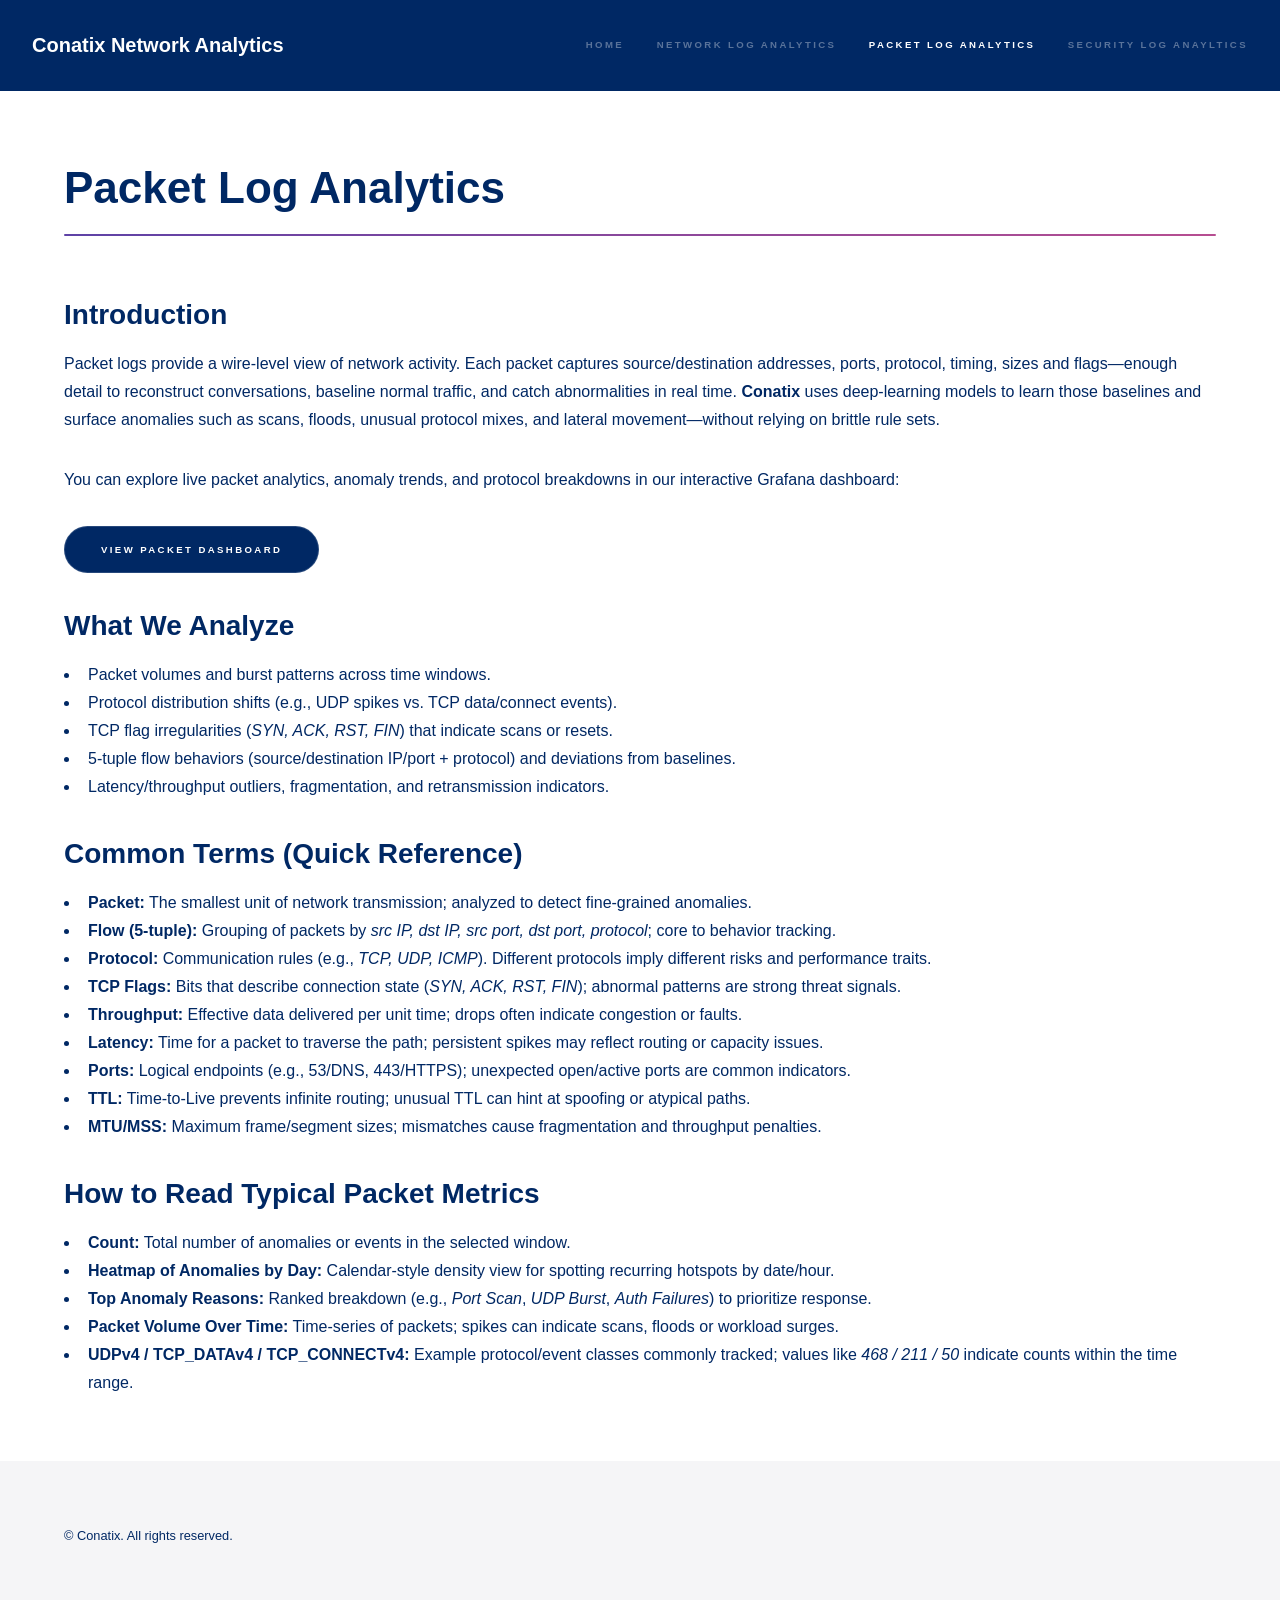
<file: elements.html>
<!DOCTYPE HTML>
<!--
  Hyperspace by HTML5 UP
  Packet Log Analytics page
  Customized for Conatix
-->
<html>
  <head>
    <title>Conatix – Packet Log Analytics</title>
    <meta charset="utf-8" />
    <meta name="viewport" content="width=device-width, initial-scale=1, user-scalable=no" />
    <link rel="stylesheet" href="assets/css/main.css" />
    <noscript><link rel="stylesheet" href="assets/css/noscript.css" /></noscript>
  </head>
  <body class="is-preload">

    <!-- Header -->
    <header id="header">
      <a href="index.html" class="title">Conatix Network Analytics</a>
      <nav>
        <ul>
          <li><a href="index.html">Home</a></li>
          <li><a href="generic.html">Network Log Analytics</a></li>
          <li><a href="elements.html" class="active">Packet Log Analytics</a></li>
          <li><a href="security.html">Security Log Anayltics</a></li>
        </ul>
      </nav>
    </header>

    <!-- Wrapper -->
    <div id="wrapper">

      <!-- Main -->
      <section id="main" class="wrapper style3 spotlights" style="background-color: #ffffff;">
        <div class="inner">
          <h1 class="major">Packet Log Analytics</h1>

          <!-- Intro -->
          <h2>Introduction</h2>
          <p>
            Packet logs provide a wire-level view of network activity. Each packet captures source/destination
            addresses, ports, protocol, timing, sizes and flags—enough detail to reconstruct conversations,
            baseline normal traffic, and catch abnormalities in real time. <strong>Conatix</strong> uses
            deep-learning models to learn those baselines and surface anomalies such as scans, floods, unusual
            protocol mixes, and lateral movement—without relying on brittle rule sets.
          </p>

          <!-- Dashboard Link -->
          <p>
            You can explore live packet analytics, anomaly trends, and protocol breakdowns in our interactive Grafana dashboard:
          </p>
          <p>
            <a href="http://104.197.204.81:3000/d/d4601d53-eb17-48fb-b2f9-0d9a9c275d05/packet-dashboard?orgId=1"
               target="_blank" class="button primary">View Packet Dashboard</a>
          </p>

          <!-- What Conatix focuses on -->
          <h2>What We Analyze</h2>
          <ul>
            <li>Packet volumes and burst patterns across time windows.</li>
            <li>Protocol distribution shifts (e.g., UDP spikes vs. TCP data/connect events).</li>
            <li>TCP flag irregularities (<em>SYN, ACK, RST, FIN</em>) that indicate scans or resets.</li>
            <li>5-tuple flow behaviors (source/destination IP/port + protocol) and deviations from baselines.</li>
            <li>Latency/throughput outliers, fragmentation, and retransmission indicators.</li>
          </ul>

          <!-- Key Terms -->
          <h2>Common Terms (Quick Reference)</h2>
          <ul>
            <li><strong>Packet:</strong> The smallest unit of network transmission; analyzed to detect fine-grained anomalies.</li>
            <li><strong>Flow (5-tuple):</strong> Grouping of packets by <em>src IP, dst IP, src port, dst port, protocol</em>; core to behavior tracking.</li>
            <li><strong>Protocol:</strong> Communication rules (e.g., <em>TCP, UDP, ICMP</em>). Different protocols imply different risks and performance traits.</li>
            <li><strong>TCP Flags:</strong> Bits that describe connection state (<em>SYN, ACK, RST, FIN</em>); abnormal patterns are strong threat signals.</li>
            <li><strong>Throughput:</strong> Effective data delivered per unit time; drops often indicate congestion or faults.</li>
            <li><strong>Latency:</strong> Time for a packet to traverse the path; persistent spikes may reflect routing or capacity issues.</li>
            <li><strong>Ports:</strong> Logical endpoints (e.g., 53/DNS, 443/HTTPS); unexpected open/active ports are common indicators.</li>
            <li><strong>TTL:</strong> Time-to-Live prevents infinite routing; unusual TTL can hint at spoofing or atypical paths.</li>
            <li><strong>MTU/MSS:</strong> Maximum frame/segment sizes; mismatches cause fragmentation and throughput penalties.</li>
          </ul>

          <!-- Example metric names you mentioned, explained plainly -->
          <h2>How to Read Typical Packet Metrics</h2>
          <ul>
            <li><strong>Count:</strong> Total number of anomalies or events in the selected window.</li>
            <li><strong>Heatmap of Anomalies by Day:</strong> Calendar-style density view for spotting recurring hotspots by date/hour.</li>
            <li><strong>Top Anomaly Reasons:</strong> Ranked breakdown (e.g., <em>Port Scan</em>, <em>UDP Burst</em>, <em>Auth Failures</em>) to prioritize response.</li>
            <li><strong>Packet Volume Over Time:</strong> Time-series of packets; spikes can indicate scans, floods or workload surges.</li>
            <li><strong>UDPv4 / TCP_DATAv4 / TCP_CONNECTv4:</strong> Example protocol/event classes commonly tracked; values like <em>468 / 211 / 50</em> indicate counts within the time range.</li>
          </ul>
        </div>
      </section>

    </div>

    <!-- Footer -->
    <footer id="footer" class="wrapper alt">
      <div class="inner">
        <ul class="menu">
          <li>&copy; Conatix. All rights reserved.</li>
        </ul>
      </div>
    </footer>

    <!-- Scripts -->
    <script src="assets/js/jquery.min.js"></script>
    <script src="assets/js/jquery.scrollex.min.js"></script>
    <script src="assets/js/jquery.scrolly.min.js"></script>
    <script src="assets/js/browser.min.js"></script>
    <script src="assets/js/breakpoints.min.js"></script>
    <script src="assets/js/util.js"></script>
    <script src="assets/js/main.js"></script>
  </body>
</html>
</file>
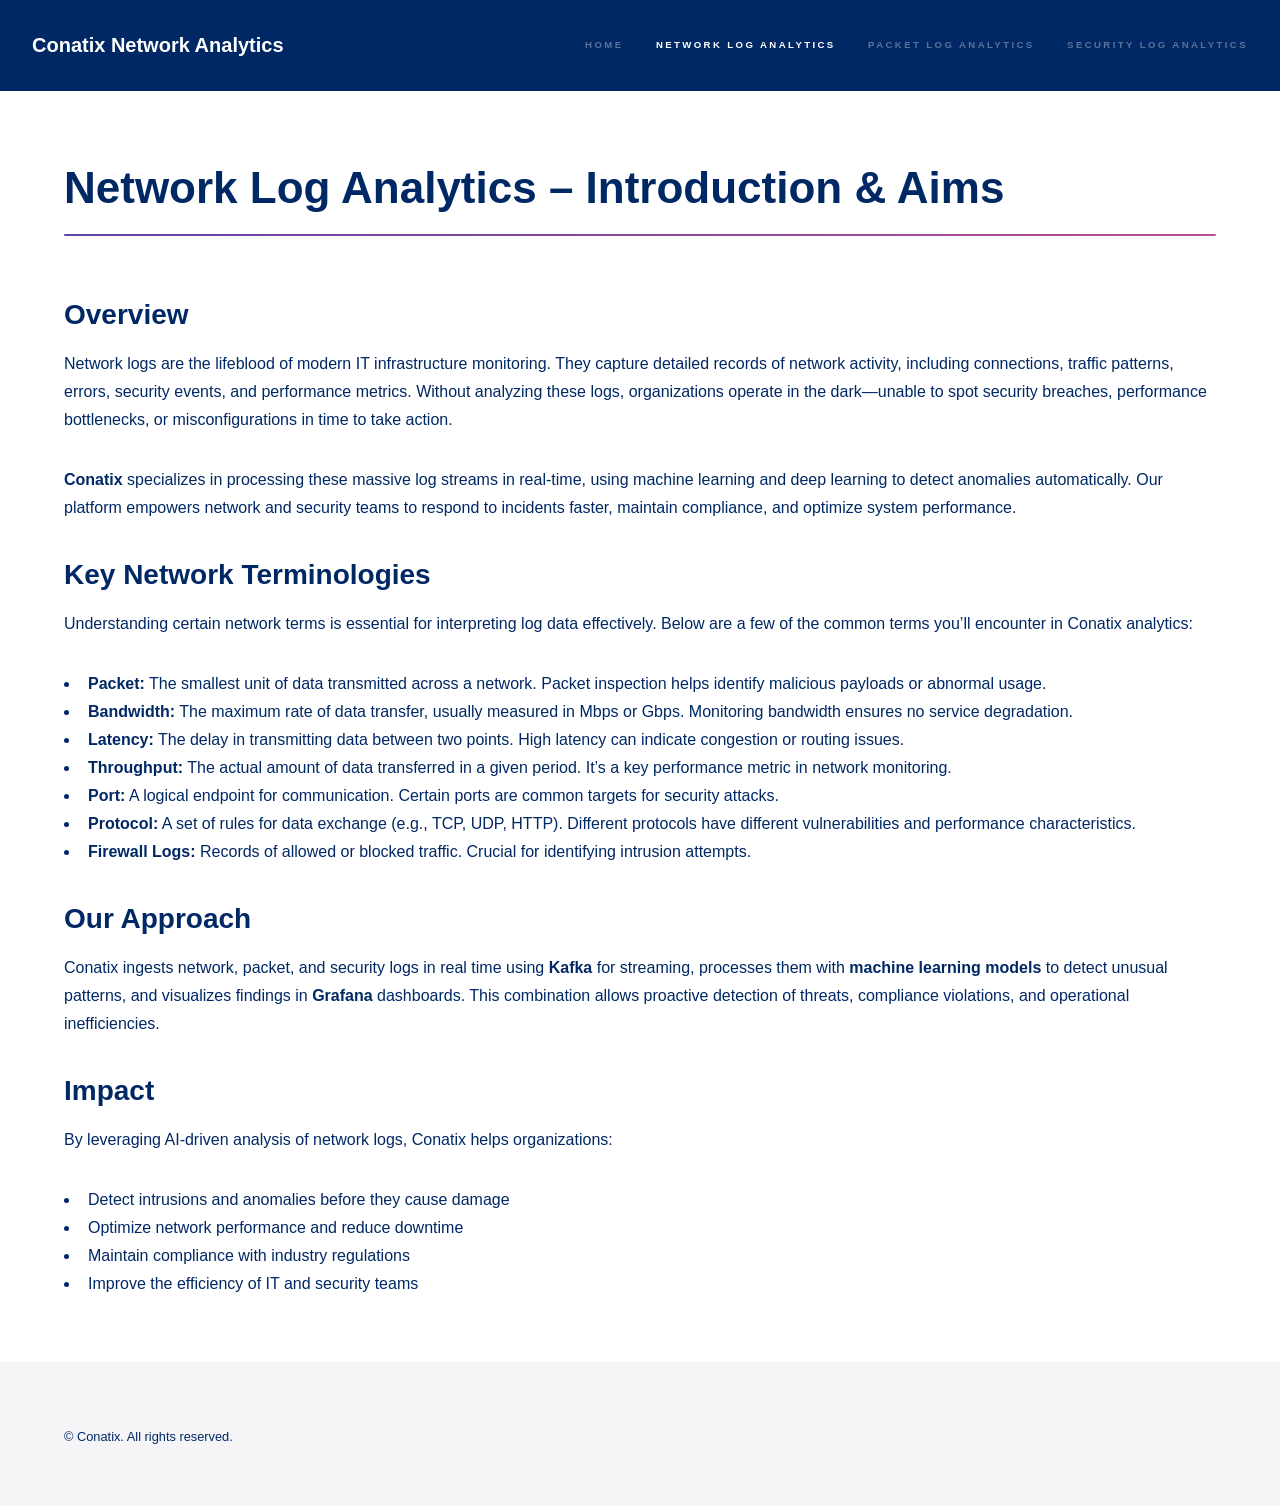
<file: generic.html>
<!DOCTYPE HTML>
<!--
  Hyperspace by HTML5 UP
  Now used for "Product Description + Aims" page
  Customized for Conatix
-->
<html>
  <head>
    <title>Conatix – Network Log Analytics</title>
    <meta charset="utf-8" />
    <meta name="viewport" content="width=device-width, initial-scale=1, user-scalable=no" />
    <link rel="stylesheet" href="assets/css/main.css" />
    <noscript><link rel="stylesheet" href="assets/css/noscript.css" /></noscript>
  </head>
  <body class="is-preload">

    <!-- Header -->
    <header id="header">
      <a href="index.html" class="title">Conatix Network Analytics</a>
      <nav>
        <ul>
          <li><a href="index.html">Home</a></li>
          <li><a href="generic.html" class="active">Network Log Analytics</a></li>
          <li><a href="elements.html">Packet Log Analytics</a></li>
          <li><a href="elements.html#join-us">Security Log Analytics</a></li>
        </ul>
      </nav>
    </header>

    <!-- Wrapper -->
    <div id="wrapper">

      <!-- Main Content -->
      <section id="main" class="wrapper style3 spotlights" style="background-color: #ffffff;">
        <div class="inner">
          <h1 class="major">Network Log Analytics – Introduction & Aims</h1>
          
          <!-- Overview -->
          <h2>Overview</h2>
          <p>
            Network logs are the lifeblood of modern IT infrastructure monitoring. They capture detailed records
            of network activity, including connections, traffic patterns, errors, security events, and performance
            metrics. Without analyzing these logs, organizations operate in the dark—unable to spot security breaches,
            performance bottlenecks, or misconfigurations in time to take action.
          </p>
          <p>
            <strong>Conatix</strong> specializes in processing these massive log streams in real-time, using 
            machine learning and deep learning to detect anomalies automatically. Our platform empowers network and
            security teams to respond to incidents faster, maintain compliance, and optimize system performance.
          </p>

          <!-- Network Terminology -->
          <h2>Key Network Terminologies</h2>
          <p>
            Understanding certain network terms is essential for interpreting log data effectively. Below are a few
            of the common terms you’ll encounter in Conatix analytics:
          </p>
          <ul>
            <li><strong>Packet:</strong> The smallest unit of data transmitted across a network. Packet inspection helps identify malicious payloads or abnormal usage.</li>
            <li><strong>Bandwidth:</strong> The maximum rate of data transfer, usually measured in Mbps or Gbps. Monitoring bandwidth ensures no service degradation.</li>
            <li><strong>Latency:</strong> The delay in transmitting data between two points. High latency can indicate congestion or routing issues.</li>
            <li><strong>Throughput:</strong> The actual amount of data transferred in a given period. It’s a key performance metric in network monitoring.</li>
            <li><strong>Port:</strong> A logical endpoint for communication. Certain ports are common targets for security attacks.</li>
            <li><strong>Protocol:</strong> A set of rules for data exchange (e.g., TCP, UDP, HTTP). Different protocols have different vulnerabilities and performance characteristics.</li>
            <li><strong>Firewall Logs:</strong> Records of allowed or blocked traffic. Crucial for identifying intrusion attempts.</li>
          </ul>

          <!-- Approach -->
          <h2>Our Approach</h2>
          <p>
            Conatix ingests network, packet, and security logs in real time using <strong>Kafka</strong> for 
            streaming, processes them with <strong>machine learning models</strong> to detect unusual patterns,
            and visualizes findings in <strong>Grafana</strong> dashboards. This combination allows proactive
            detection of threats, compliance violations, and operational inefficiencies.
          </p>

          <!-- Impact -->
          <h2>Impact</h2>
          <p>
            By leveraging AI-driven analysis of network logs, Conatix helps organizations:
          </p>
          <ul>
            <li>Detect intrusions and anomalies before they cause damage</li>
            <li>Optimize network performance and reduce downtime</li>
            <li>Maintain compliance with industry regulations</li>
            <li>Improve the efficiency of IT and security teams</li>
          </ul>
        </div>
      </section>

    </div>

    <!-- Footer -->
    <footer id="footer" class="wrapper alt">
      <div class="inner">
        <ul class="menu">
          <li>&copy; Conatix. All rights reserved.</li>
        </ul>
      </div>
    </footer>

    <!-- Scripts -->
    <script src="assets/js/jquery.min.js"></script>
    <script src="assets/js/jquery.scrollex.min.js"></script>
    <script src="assets/js/jquery.scrolly.min.js"></script>
    <script src="assets/js/browser.min.js"></script>
    <script src="assets/js/breakpoints.min.js"></script>
    <script src="assets/js/util.js"></script>
    <script src="assets/js/main.js"></script>
  </body>
</html>
</file>
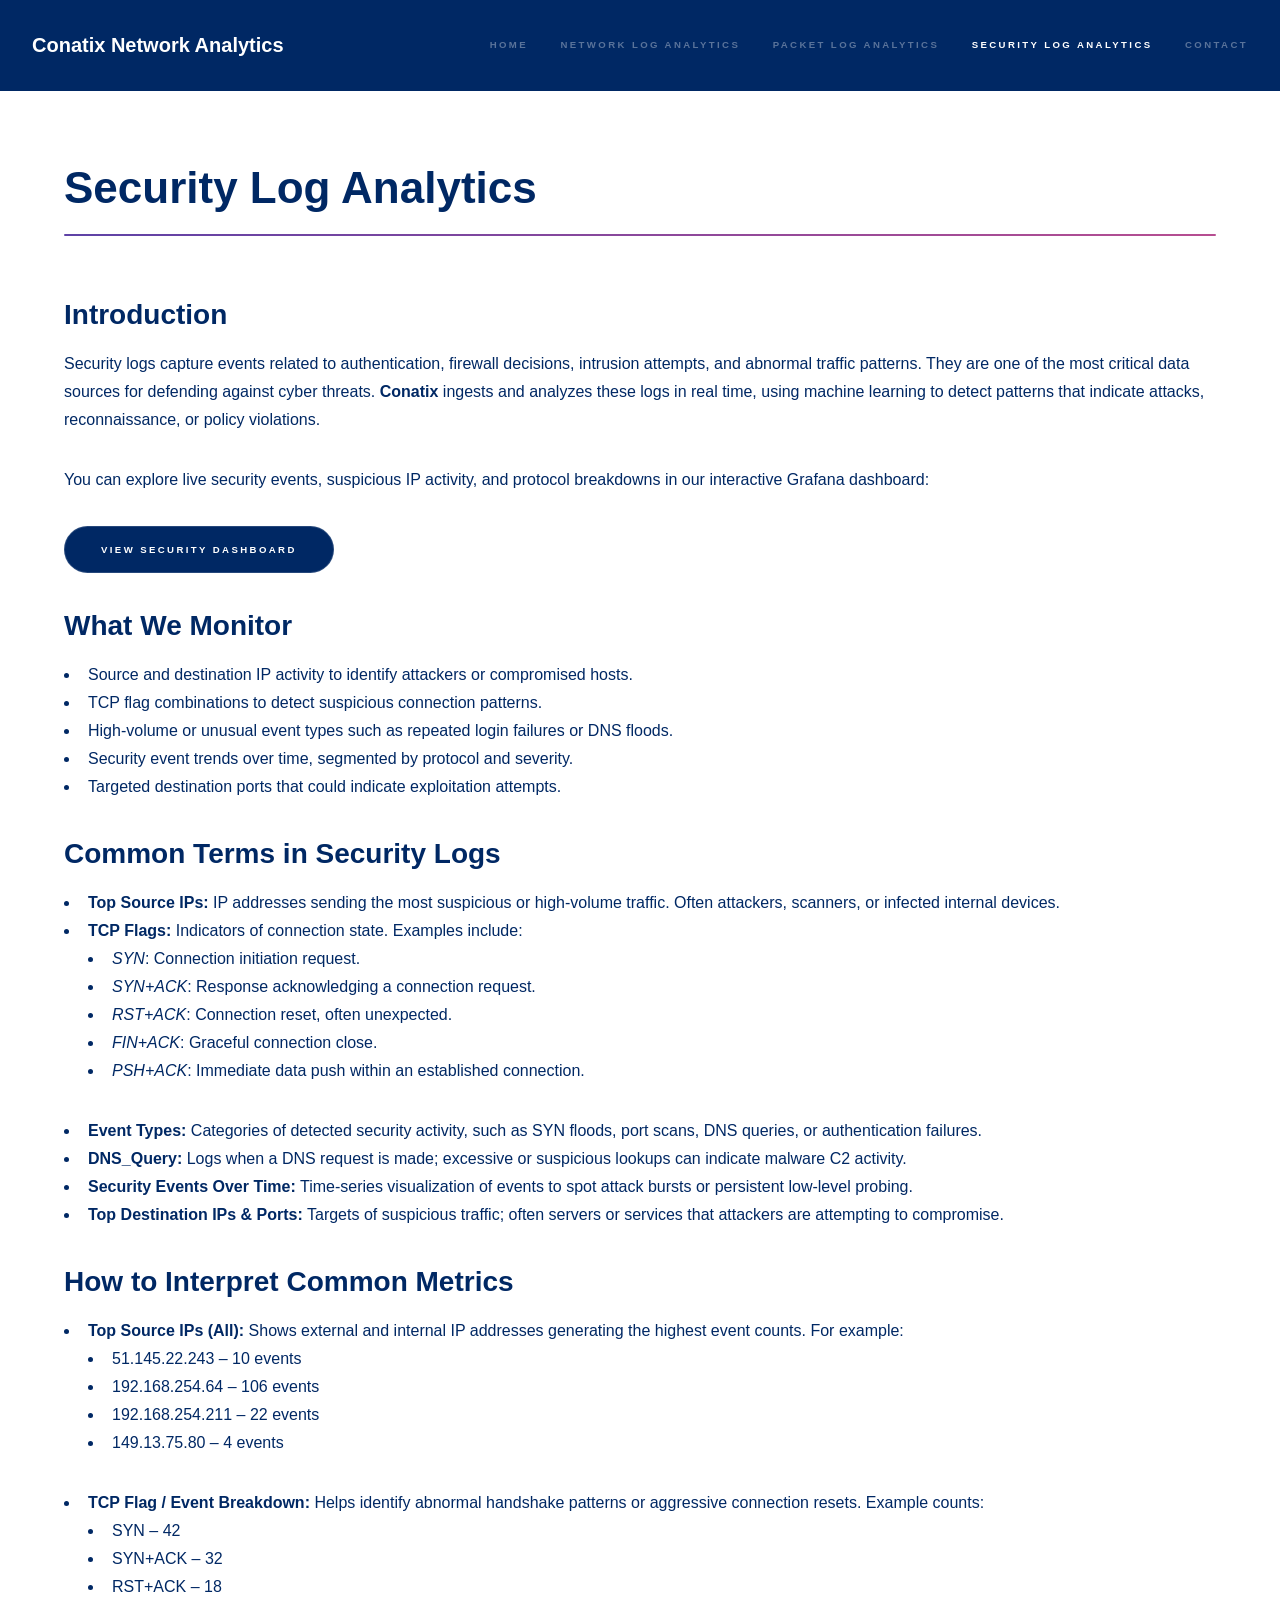
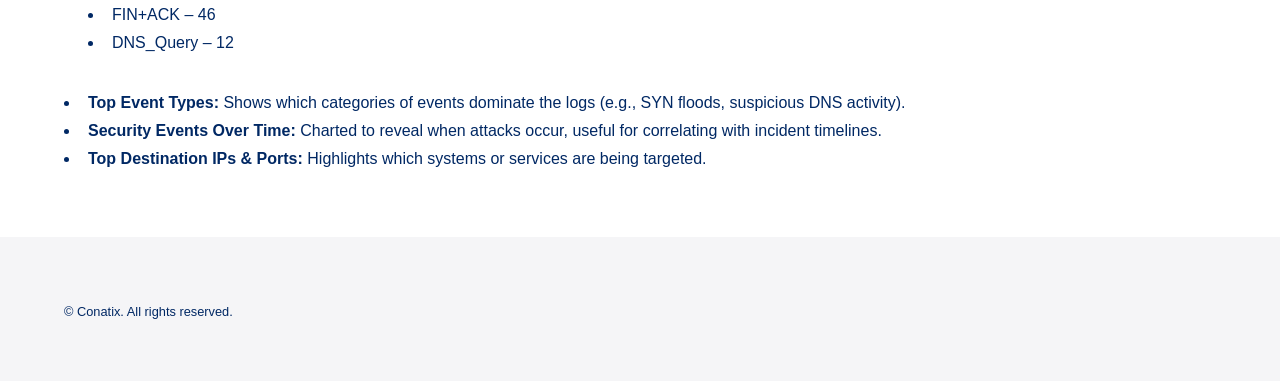
<file: security.html>
<!DOCTYPE HTML>
<!--
  Hyperspace by HTML5 UP
  Security Log Analytics page
  Customized for Conatix
-->
<html>
  <head>
    <title>Conatix – Security Log Analytics</title>
    <meta charset="utf-8" />
    <meta name="viewport" content="width=device-width, initial-scale=1, user-scalable=no" />
    <link rel="stylesheet" href="assets/css/main.css" />
    <noscript><link rel="stylesheet" href="assets/css/noscript.css" /></noscript>
  </head>
  <body class="is-preload">

    <!-- Header -->
    <header id="header">
      <a href="index.html" class="title">Conatix Network Analytics</a>
      <nav>
        <ul>
          <li><a href="index.html">Home</a></li>
          <li><a href="generic.html">Network Log Analytics</a></li>
          <li><a href="elements.html">Packet Log Analytics</a></li>
          <li><a href="security.html" class="active">Security Log Analytics</a></li>
          <li><a href="index.html#contact">Contact</a></li>
        </ul>
      </nav>
    </header>

    <!-- Wrapper -->
    <div id="wrapper">

      <!-- Main -->
      <section id="main" class="wrapper style3 spotlights" style="background-color: #ffffff;">
        <div class="inner">
          <h1 class="major">Security Log Analytics</h1>

          <!-- Intro -->
          <h2>Introduction</h2>
          <p>
            Security logs capture events related to authentication, firewall decisions, intrusion attempts,
            and abnormal traffic patterns. They are one of the most critical data sources for defending
            against cyber threats. <strong>Conatix</strong> ingests and analyzes these logs in real time,
            using machine learning to detect patterns that indicate attacks, reconnaissance, or policy violations.
          </p>

          <!-- Dashboard Link -->
          <p>
            You can explore live security events, suspicious IP activity, and protocol breakdowns in our interactive Grafana dashboard:
          </p>
          <p>
            <a href="http://104.197.204.81:3000/d/cf458540-3774-4f4d-86bf-e8bcd4954726/security-dashboard?orgId=1"
               target="_blank" class="button primary">View Security Dashboard</a>
          </p>

          <!-- What Conatix focuses on -->
          <h2>What We Monitor</h2>
          <ul>
            <li>Source and destination IP activity to identify attackers or compromised hosts.</li>
            <li>TCP flag combinations to detect suspicious connection patterns.</li>
            <li>High-volume or unusual event types such as repeated login failures or DNS floods.</li>
            <li>Security event trends over time, segmented by protocol and severity.</li>
            <li>Targeted destination ports that could indicate exploitation attempts.</li>
          </ul>

          <!-- Key Terms -->
          <h2>Common Terms in Security Logs</h2>
          <ul>
            <li><strong>Top Source IPs:</strong> IP addresses sending the most suspicious or high-volume traffic. Often attackers, scanners, or infected internal devices.</li>
            <li><strong>TCP Flags:</strong> Indicators of connection state. Examples include:
              <ul>
                <li><em>SYN</em>: Connection initiation request.</li>
                <li><em>SYN+ACK</em>: Response acknowledging a connection request.</li>
                <li><em>RST+ACK</em>: Connection reset, often unexpected.</li>
                <li><em>FIN+ACK</em>: Graceful connection close.</li>
                <li><em>PSH+ACK</em>: Immediate data push within an established connection.</li>
              </ul>
            </li>
            <li><strong>Event Types:</strong> Categories of detected security activity, such as SYN floods, port scans, DNS queries, or authentication failures.</li>
            <li><strong>DNS_Query:</strong> Logs when a DNS request is made; excessive or suspicious lookups can indicate malware C2 activity.</li>
            <li><strong>Security Events Over Time:</strong> Time-series visualization of events to spot attack bursts or persistent low-level probing.</li>
            <li><strong>Top Destination IPs & Ports:</strong> Targets of suspicious traffic; often servers or services that attackers are attempting to compromise.</li>
          </ul>

          <!-- Example metric context -->
          <h2>How to Interpret Common Metrics</h2>
          <ul>
            <li><strong>Top Source IPs (All):</strong> Shows external and internal IP addresses generating the highest event counts. For example:
              <ul>
                <li>51.145.22.243 – 10 events</li>
                <li>192.168.254.64 – 106 events</li>
                <li>192.168.254.211 – 22 events</li>
                <li>149.13.75.80 – 4 events</li>
              </ul>
            </li>
            <li><strong>TCP Flag / Event Breakdown:</strong> Helps identify abnormal handshake patterns or aggressive connection resets. Example counts:
              <ul>
                <li>SYN – 42</li>
                <li>SYN+ACK – 32</li>
                <li>RST+ACK – 18</li>
                <li>FIN+ACK – 46</li>
                <li>DNS_Query – 12</li>
              </ul>
            </li>
            <li><strong>Top Event Types:</strong> Shows which categories of events dominate the logs (e.g., SYN floods, suspicious DNS activity).</li>
            <li><strong>Security Events Over Time:</strong> Charted to reveal when attacks occur, useful for correlating with incident timelines.</li>
            <li><strong>Top Destination IPs & Ports:</strong> Highlights which systems or services are being targeted.</li>
          </ul>
        </div>
      </section>

    </div>

    <!-- Footer -->
    <footer id="footer" class="wrapper alt">
      <div class="inner">
        <ul class="menu">
          <li>&copy; Conatix. All rights reserved.</li>
        </ul>
      </div>
    </footer>

    <!-- Scripts -->
    <script src="assets/js/jquery.min.js"></script>
    <script src="assets/js/jquery.scrollex.min.js"></script>
    <script src="assets/js/jquery.scrolly.min.js"></script>
    <script src="assets/js/browser.min.js"></script>
    <script src="assets/js/breakpoints.min.js"></script>
    <script src="assets/js/util.js"></script>
    <script src="assets/js/main.js"></script>
  </body>
</html>
</file>
<file: assets/css/noscript.css>
/*
	Hyperspace by HTML5 UP
	html5up.net | @ajlkn
	Free for personal and commercial use under the CCA 3.0 license (html5up.net/license)
*/

/* Spotlights */

	.spotlights > section > .image:before {
		opacity: 0 !important;
	}

	.spotlights > section > .content > .inner {
		-moz-transform: none !important;
		-webkit-transform: none !important;
		-ms-transform: none !important;
		transform: none !important;
		opacity: 1 !important;
	}

/* Wrapper */

	.wrapper > .inner {
		opacity: 1 !important;
		-moz-transform: none !important;
		-webkit-transform: none !important;
		-ms-transform: none !important;
		transform: none !important;
	}

/* Sidebar */

	#sidebar > .inner {
		opacity: 1 !important;
	}

	#sidebar nav > ul > li {
		-moz-transform: none !important;
		-webkit-transform: none !important;
		-ms-transform: none !important;
		transform: none !important;
		opacity: 1 !important;
	}
</file>
<file: assets/css/main.css>
@import url(fontawesome-all.min.css);

/*
	Hyperspace by HTML5 UP
	html5up.net | @ajlkn
	Free for personal and commercial use under the CCA 3.0 license (html5up.net/license)
*/

html, body, div, span, applet, object,
iframe, h1, h2, h3, h4, h5, h6, p, blockquote,
pre, a, abbr, acronym, address, big, cite,
code, del, dfn, em, img, ins, kbd, q, s, samp,
small, strike, strong, sub, sup, tt, var, b,
u, i, center, dl, dt, dd, ol, ul, li, fieldset,
form, label, legend, table, caption, tbody,
tfoot, thead, tr, th, td, article, aside,
canvas, details, embed, figure, figcaption,
footer, header, hgroup, menu, nav, output, ruby,
section, summary, time, mark, audio, video {
	margin: 0;
	padding: 0;
	border: 0;
	font-size: 100%;
	font: inherit;
	vertical-align: baseline;}

article, aside, details, figcaption, figure,
footer, header, hgroup, menu, nav, section {
	display: block;}

body {
	line-height: 1;
}

ol, ul {
	list-style: none;
}

blockquote, q {
	quotes: none;
}

	blockquote:before, blockquote:after, q:before, q:after {
		content: '';
		content: none;
	}

table {
	border-collapse: collapse;
	border-spacing: 0;
}

body {
	-webkit-text-size-adjust: none;
}

mark {
	background-color: transparent;
	color: inherit;
}

input::-moz-focus-inner {
	border: 0;
	padding: 0;
}

input, select, textarea {
	-moz-appearance: none;
	-webkit-appearance: none;
	-ms-appearance: none;
	appearance: none;
}

/* Slideshow Container */
.slideshow-container {
	position: relative;
	max-width: 100%; /* Full width */
	margin: 0 auto;
	overflow: hidden;
  }
  
  /* Hide all slides by default */
  .mySlide {
	display: none;
  }
  
  /* Fade-in effect */
  .fade {
	animation-name: fade;
	animation-duration: 0.8s;
  }
  
  @keyframes fade {
	from { opacity: 0.4; }
	to { opacity: 1; }
  }
  #intro {
	position: relative; 
	min-height: 100vh; /* force it to fill the screen */
  }
  
  #bg-slideshow {
	border: 3px solid red !important;
  }
  
  
  /* Next & previous buttons */
  .prev, .next {
	cursor: pointer;
	position: absolute;
	top: 50%;
	width: auto;
	margin-top: -22px;
	padding: 16px;
	color: #fff;
	font-weight: bold;
	font-size: 18px;
	border-radius: 0 3px 3px 0;
	user-select: none;
	transition: 0.3s;
	z-index: 1; /* Keep above the images */
  }
  
  /* Position the "next button" to the right */
  .next {
	right: 0;
	border-radius: 3px 0 0 3px;
  }
  
  /* On hover, add a black background color with a little transparency */
  .prev:hover, .next:hover {
	background-color: rgba(0,0,0,0.5);
  }
  

/* Basic */

	@-ms-viewport {
		width: device-width;
	}

	body {
		-ms-overflow-style: scrollbar;
	}

	@media screen and (max-width: 480px) {

		html, body {
			min-width: 320px;
		}

	}

	html {
		box-sizing: border-box;
	}

	*, *:before, *:after {
		box-sizing: inherit;
	}

	body {
		background: #f5f5f7;
	}

		body.is-preload *, body.is-preload *:before, body.is-preload *:after {
			-moz-animation: none !important;
			-webkit-animation: none !important;
			-ms-animation: none !important;
			animation: none !important;
			-moz-transition: none !important;
			-webkit-transition: none !important;
			-ms-transition: none !important;
			transition: none !important;
		}

/* Type */

	body, input, select, textarea {
		color: #002864;
		font-family: Arial, Helvetica, sans-serif;
		font-size: 16.5pt;
		font-weight: normal;
		line-height: 1.75;
	}

		@media screen and (max-width: 1680px) {

			body, input, select, textarea {
				font-size: 13pt;
			}

		}

		@media screen and (max-width: 1280px) {

			body, input, select, textarea {
				font-size: 12pt;
			}

		}

		@media screen and (max-width: 360px) {

			body, input, select, textarea {
				font-size: 11pt;
			}

		}

	a {
		-moz-transition: color 0.2s ease, border-bottom-color 0.2s ease;
		-webkit-transition: color 0.2s ease, border-bottom-color 0.2s ease;
		-ms-transition: color 0.2s ease, border-bottom-color 0.2s ease;
		transition: color 0.2s ease, border-bottom-color 0.2s ease;
		border-bottom: dotted 1px rgba(255, 255, 255, 0.35);
		color: inherit;
		text-decoration: none;
	}

		a:hover {
			border-bottom-color: transparent;
			color: #ffffff;
		}

	strong, b {
		color: #002864;
		font-weight: bold;
	}

	em, i {
		font-style: italic;
	}

	p {
		margin: 0 0 2em 0;
	}

	h1, h2, h3, h4, h5, h6 {
		color: #002864;
		font-weight: bold;
		line-height: 1.5;
		margin: 0 0 0.5em 0;
	}

		h1 a, h2 a, h3 a, h4 a, h5 a, h6 a {
			color: inherit;
			text-decoration: none;
		}

	h1 {
		font-size: 2.75em;
	}

		h1.major {
			margin: 0 0 1.3em 0;
			position: relative;
			padding-bottom: 0.35em;
		}

			h1.major:after {
				background-image: -moz-linear-gradient(to right, #5e42a6, #b74e91);
				background-image: -webkit-linear-gradient(to right, #5e42a6, #b74e91);
				background-image: -ms-linear-gradient(to right, #5e42a6, #b74e91);
				background-image: linear-gradient(to right, #5e42a6, #b74e91);
				-moz-transition: max-width 0.2s ease;
				-webkit-transition: max-width 0.2s ease;
				-ms-transition: max-width 0.2s ease;
				transition: max-width 0.2s ease;
				border-radius: 0.2em;
				bottom: 0;
				content: '';
				height: 0.05em;
				position: absolute;
				right: 0;
				width: 100%;
			}

	h2 {
		font-size: 1.75em;
	}

	h3 {
		font-size: 1.1em;
	}

	h4 {
		font-size: 1em;
	}

	h5 {
		font-size: 0.8em;
	}

	h6 {
		font-size: 0.6em;
	}

	@media screen and (max-width: 736px) {

		h1 {
			font-size: 2em;
		}

		h2 {
			font-size: 1.25em;
		}

		h3 {
			font-size: 1em;
		}

		h4 {
			font-size: 0.8em;
		}

		h5 {
			font-size: 0.6em;
		}

		h6 {
			font-size: 0.6em;
		}

	}

	sub {
		font-size: 0.8em;
		position: relative;
		top: 0.5em;
	}

	sup {
		font-size: 0.8em;
		position: relative;
		top: -0.5em;
	}

	blockquote {
		border-left: solid 4px rgba(255, 255, 255, 0.15);
		font-style: italic;
		margin: 0 0 2em 0;
		padding: 0.5em 0 0.5em 2em;
	}

	code {
		background: rgba(255, 255, 255, 0.05);
		border-radius: 0.25em;
		border: solid 1px rgba(255, 255, 255, 0.15);
		font-family: "Courier New", monospace;
		font-size: 0.9em;
		margin: 0 0.25em;
		padding: 0.25em 0.65em;
	}

	pre {
		-webkit-overflow-scrolling: touch;
		font-family: "Courier New", monospace;
		font-size: 0.9em;
		margin: 0 0 2em 0;
	}

		pre code {
			display: block;
			line-height: 1.75em;
			padding: 1em 1.5em;
			overflow-x: auto;
		}

	hr {
		border: 0;
		border-bottom: solid 1px rgba(255, 255, 255, 0.15);
		margin: 2em 0;
	}

		hr.major {
			margin: 3em 0;
		}

	.align-left {
		text-align: left;
	}

	.align-center {
		text-align: center;
	}

	.align-right {
		text-align: right;
	}

	

/* Row */

	.row {
		display: flex;
		flex-wrap: wrap;
		box-sizing: border-box;
		align-items: stretch;
	}

		.row > * {
			box-sizing: border-box;
		}

		.row.gtr-uniform > * > :last-child {
			margin-bottom: 0;
		}

		.row.aln-left {
			justify-content: flex-start;
		}

		.row.aln-center {
			justify-content: center;
		}

		.row.aln-right {
			justify-content: flex-end;
		}

		.row.aln-top {
			align-items: flex-start;
		}

		.row.aln-middle {
			align-items: center;
		}

		.row.aln-bottom {
			align-items: flex-end;
		}

		.row > .imp {
			order: -1;
		}

		.row > .col-1 {
			width: 8.33333%;
		}

		.row > .off-1 {
			margin-left: 8.33333%;
		}

		.row > .col-2 {
			width: 16.66667%;
		}

		.row > .off-2 {
			margin-left: 16.66667%;
		}

		.row > .col-3 {
			width: 25%;
		}

		.row > .off-3 {
			margin-left: 25%;
		}

		.row > .col-4 {
			width: 33.33333%;
		}

		.row > .off-4 {
			margin-left: 33.33333%;
		}

		.row > .col-5 {
			width: 41.66667%;
		}

		.row > .off-5 {
			margin-left: 41.66667%;
		}

		.row > .col-6 {
			width: 50%;
		}

		.row > .off-6 {
			margin-left: 50%;
		}

		.row > .col-7 {
			width: 58.33333%;
		}

		.row > .off-7 {
			margin-left: 58.33333%;
		}

		.row > .col-8 {
			width: 66.66667%;
		}

		.row > .off-8 {
			margin-left: 66.66667%;
		}

		.row > .col-9 {
			width: 75%;
		}

		.row > .off-9 {
			margin-left: 75%;
		}

		.row > .col-10 {
			width: 83.33333%;
		}

		.row > .off-10 {
			margin-left: 83.33333%;
		}

		.row > .col-11 {
			width: 91.66667%;
		}

		.row > .off-11 {
			margin-left: 91.66667%;
		}

		.row > .col-12 {
			width: 100%;
		}

		.row > .off-12 {
			margin-left: 100%;
		}

		.row.gtr-0 {
			margin-top: 0;
			margin-left: 0em;
		}

			.row.gtr-0 > * {
				padding: 0 0 0 0em;
			}

			.row.gtr-0.gtr-uniform {
				margin-top: 0em;
			}

				.row.gtr-0.gtr-uniform > * {
					padding-top: 0em;
				}

		.row.gtr-25 {
			margin-top: 0;
			margin-left: -0.375em;
		}

			.row.gtr-25 > * {
				padding: 0 0 0 0.375em;
			}

			.row.gtr-25.gtr-uniform {
				margin-top: -0.375em;
			}

				.row.gtr-25.gtr-uniform > * {
					padding-top: 0.375em;
				}

		.row.gtr-50 {
			margin-top: 0;
			margin-left: -0.75em;
		}

			.row.gtr-50 > * {
				padding: 0 0 0 0.75em;
			}

			.row.gtr-50.gtr-uniform {
				margin-top: -0.75em;
			}

				.row.gtr-50.gtr-uniform > * {
					padding-top: 0.75em;
				}

		.row {
			margin-top: 0;
			margin-left: -1.5em;
		}

			.row > * {
				padding: 0 0 0 1.5em;
			}

			.row.gtr-uniform {
				margin-top: -1.5em;
			}

				.row.gtr-uniform > * {
					padding-top: 1.5em;
				}

		.row.gtr-150 {
			margin-top: 0;
			margin-left: -2.25em;
		}

			.row.gtr-150 > * {
				padding: 0 0 0 2.25em;
			}

			.row.gtr-150.gtr-uniform {
				margin-top: -2.25em;
			}

				.row.gtr-150.gtr-uniform > * {
					padding-top: 2.25em;
				}

		.row.gtr-200 {
			margin-top: 0;
			margin-left: -3em;
		}

			.row.gtr-200 > * {
				padding: 0 0 0 3em;
			}

			.row.gtr-200.gtr-uniform {
				margin-top: -3em;
			}

				.row.gtr-200.gtr-uniform > * {
					padding-top: 3em;
				}

		@media screen and (max-width: 1680px) {

			.row {
				display: flex;
				flex-wrap: wrap;
				box-sizing: border-box;
				align-items: stretch;
			}

				.row > * {
					box-sizing: border-box;
				}

				.row.gtr-uniform > * > :last-child {
					margin-bottom: 0;
				}

				.row.aln-left {
					justify-content: flex-start;
				}

				.row.aln-center {
					justify-content: center;
				}

				.row.aln-right {
					justify-content: flex-end;
				}

				.row.aln-top {
					align-items: flex-start;
				}

				.row.aln-middle {
					align-items: center;
				}

				.row.aln-bottom {
					align-items: flex-end;
				}

				.row > .imp-xlarge {
					order: -1;
				}

				.row > .col-1-xlarge {
					width: 8.33333%;
				}

				.row > .off-1-xlarge {
					margin-left: 8.33333%;
				}

				.row > .col-2-xlarge {
					width: 16.66667%;
				}

				.row > .off-2-xlarge {
					margin-left: 16.66667%;
				}

				.row > .col-3-xlarge {
					width: 25%;
				}

				.row > .off-3-xlarge {
					margin-left: 25%;
				}

				.row > .col-4-xlarge {
					width: 33.33333%;
				}

				.row > .off-4-xlarge {
					margin-left: 33.33333%;
				}

				.row > .col-5-xlarge {
					width: 41.66667%;
				}

				.row > .off-5-xlarge {
					margin-left: 41.66667%;
				}

				.row > .col-6-xlarge {
					width: 50%;
				}

				.row > .off-6-xlarge {
					margin-left: 50%;
				}

				.row > .col-7-xlarge {
					width: 58.33333%;
				}

				.row > .off-7-xlarge {
					margin-left: 58.33333%;
				}

				.row > .col-8-xlarge {
					width: 66.66667%;
				}

				.row > .off-8-xlarge {
					margin-left: 66.66667%;
				}

				.row > .col-9-xlarge {
					width: 75%;
				}

				.row > .off-9-xlarge {
					margin-left: 75%;
				}

				.row > .col-10-xlarge {
					width: 83.33333%;
				}

				.row > .off-10-xlarge {
					margin-left: 83.33333%;
				}

				.row > .col-11-xlarge {
					width: 91.66667%;
				}

				.row > .off-11-xlarge {
					margin-left: 91.66667%;
				}

				.row > .col-12-xlarge {
					width: 100%;
				}

				.row > .off-12-xlarge {
					margin-left: 100%;
				}

				.row.gtr-0 {
					margin-top: 0;
					margin-left: 0em;
				}

					.row.gtr-0 > * {
						padding: 0 0 0 0em;
					}

					.row.gtr-0.gtr-uniform {
						margin-top: 0em;
					}

						.row.gtr-0.gtr-uniform > * {
							padding-top: 0em;
						}

				.row.gtr-25 {
					margin-top: 0;
					margin-left: -0.375em;
				}

					.row.gtr-25 > * {
						padding: 0 0 0 0.375em;
					}

					.row.gtr-25.gtr-uniform {
						margin-top: -0.375em;
					}

						.row.gtr-25.gtr-uniform > * {
							padding-top: 0.375em;
						}

				.row.gtr-50 {
					margin-top: 0;
					margin-left: -0.75em;
				}

					.row.gtr-50 > * {
						padding: 0 0 0 0.75em;
					}

					.row.gtr-50.gtr-uniform {
						margin-top: -0.75em;
					}

						.row.gtr-50.gtr-uniform > * {
							padding-top: 0.75em;
						}

				.row {
					margin-top: 0;
					margin-left: -1.5em;
				}

					.row > * {
						padding: 0 0 0 1.5em;
					}

					.row.gtr-uniform {
						margin-top: -1.5em;
					}

						.row.gtr-uniform > * {
							padding-top: 1.5em;
						}

				.row.gtr-150 {
					margin-top: 0;
					margin-left: -2.25em;
				}

					.row.gtr-150 > * {
						padding: 0 0 0 2.25em;
					}

					.row.gtr-150.gtr-uniform {
						margin-top: -2.25em;
					}

						.row.gtr-150.gtr-uniform > * {
							padding-top: 2.25em;
						}

				.row.gtr-200 {
					margin-top: 0;
					margin-left: -3em;
				}

					.row.gtr-200 > * {
						padding: 0 0 0 3em;
					}

					.row.gtr-200.gtr-uniform {
						margin-top: -3em;
					}

						.row.gtr-200.gtr-uniform > * {
							padding-top: 3em;
						}

		}

		@media screen and (max-width: 1280px) {

			.row {
				display: flex;
				flex-wrap: wrap;
				box-sizing: border-box;
				align-items: stretch;
			}

				.row > * {
					box-sizing: border-box;
				}

				.row.gtr-uniform > * > :last-child {
					margin-bottom: 0;
				}

				.row.aln-left {
					justify-content: flex-start;
				}

				.row.aln-center {
					justify-content: center;
				}

				.row.aln-right {
					justify-content: flex-end;
				}

				.row.aln-top {
					align-items: flex-start;
				}

				.row.aln-middle {
					align-items: center;
				}

				.row.aln-bottom {
					align-items: flex-end;
				}

				.row > .imp-large {
					order: -1;
				}

				.row > .col-1-large {
					width: 8.33333%;
				}

				.row > .off-1-large {
					margin-left: 8.33333%;
				}

				.row > .col-2-large {
					width: 16.66667%;
				}

				.row > .off-2-large {
					margin-left: 16.66667%;
				}

				.row > .col-3-large {
					width: 25%;
				}

				.row > .off-3-large {
					margin-left: 25%;
				}

				.row > .col-4-large {
					width: 33.33333%;
				}

				.row > .off-4-large {
					margin-left: 33.33333%;
				}

				.row > .col-5-large {
					width: 41.66667%;
				}

				.row > .off-5-large {
					margin-left: 41.66667%;
				}

				.row > .col-6-large {
					width: 50%;
				}

				.row > .off-6-large {
					margin-left: 50%;
				}

				.row > .col-7-large {
					width: 58.33333%;
				}

				.row > .off-7-large {
					margin-left: 58.33333%;
				}

				.row > .col-8-large {
					width: 66.66667%;
				}

				.row > .off-8-large {
					margin-left: 66.66667%;
				}

				.row > .col-9-large {
					width: 75%;
				}

				.row > .off-9-large {
					margin-left: 75%;
				}

				.row > .col-10-large {
					width: 83.33333%;
				}

				.row > .off-10-large {
					margin-left: 83.33333%;
				}

				.row > .col-11-large {
					width: 91.66667%;
				}

				.row > .off-11-large {
					margin-left: 91.66667%;
				}

				.row > .col-12-large {
					width: 100%;
				}

				.row > .off-12-large {
					margin-left: 100%;
				}

				.row.gtr-0 {
					margin-top: 0;
					margin-left: 0em;
				}

					.row.gtr-0 > * {
						padding: 0 0 0 0em;
					}

					.row.gtr-0.gtr-uniform {
						margin-top: 0em;
					}

						.row.gtr-0.gtr-uniform > * {
							padding-top: 0em;
						}

				.row.gtr-25 {
					margin-top: 0;
					margin-left: -0.375em;
				}

					.row.gtr-25 > * {
						padding: 0 0 0 0.375em;
					}

					.row.gtr-25.gtr-uniform {
						margin-top: -0.375em;
					}

						.row.gtr-25.gtr-uniform > * {
							padding-top: 0.375em;
						}

				.row.gtr-50 {
					margin-top: 0;
					margin-left: -0.75em;
				}

					.row.gtr-50 > * {
						padding: 0 0 0 0.75em;
					}

					.row.gtr-50.gtr-uniform {
						margin-top: -0.75em;
					}

						.row.gtr-50.gtr-uniform > * {
							padding-top: 0.75em;
						}

				.row {
					margin-top: 0;
					margin-left: -1.5em;
				}

					.row > * {
						padding: 0 0 0 1.5em;
					}

					.row.gtr-uniform {
						margin-top: -1.5em;
					}

						.row.gtr-uniform > * {
							padding-top: 1.5em;
						}

				.row.gtr-150 {
					margin-top: 0;
					margin-left: -2.25em;
				}

					.row.gtr-150 > * {
						padding: 0 0 0 2.25em;
					}

					.row.gtr-150.gtr-uniform {
						margin-top: -2.25em;
					}

						.row.gtr-150.gtr-uniform > * {
							padding-top: 2.25em;
						}

				.row.gtr-200 {
					margin-top: 0;
					margin-left: -3em;
				}

					.row.gtr-200 > * {
						padding: 0 0 0 3em;
					}

					.row.gtr-200.gtr-uniform {
						margin-top: -3em;
					}

						.row.gtr-200.gtr-uniform > * {
							padding-top: 3em;
						}

		}

		@media screen and (max-width: 980px) {

			.row {
				display: flex;
				flex-wrap: wrap;
				box-sizing: border-box;
				align-items: stretch;
			}

				.row > * {
					box-sizing: border-box;
				}

				.row.gtr-uniform > * > :last-child {
					margin-bottom: 0;
				}

				.row.aln-left {
					justify-content: flex-start;
				}

				.row.aln-center {
					justify-content: center;
				}

				.row.aln-right {
					justify-content: flex-end;
				}

				.row.aln-top {
					align-items: flex-start;
				}

				.row.aln-middle {
					align-items: center;
				}

				.row.aln-bottom {
					align-items: flex-end;
				}

				.row > .imp-medium {
					order: -1;
				}

				.row > .col-1-medium {
					width: 8.33333%;
				}

				.row > .off-1-medium {
					margin-left: 8.33333%;
				}

				.row > .col-2-medium {
					width: 16.66667%;
				}

				.row > .off-2-medium {
					margin-left: 16.66667%;
				}

				.row > .col-3-medium {
					width: 25%;
				}

				.row > .off-3-medium {
					margin-left: 25%;
				}

				.row > .col-4-medium {
					width: 33.33333%;
				}

				.row > .off-4-medium {
					margin-left: 33.33333%;
				}

				.row > .col-5-medium {
					width: 41.66667%;
				}

				.row > .off-5-medium {
					margin-left: 41.66667%;
				}

				.row > .col-6-medium {
					width: 50%;
				}

				.row > .off-6-medium {
					margin-left: 50%;
				}

				.row > .col-7-medium {
					width: 58.33333%;
				}

				.row > .off-7-medium {
					margin-left: 58.33333%;
				}

				.row > .col-8-medium {
					width: 66.66667%;
				}

				.row > .off-8-medium {
					margin-left: 66.66667%;
				}

				.row > .col-9-medium {
					width: 75%;
				}

				.row > .off-9-medium {
					margin-left: 75%;
				}

				.row > .col-10-medium {
					width: 83.33333%;
				}

				.row > .off-10-medium {
					margin-left: 83.33333%;
				}

				.row > .col-11-medium {
					width: 91.66667%;
				}

				.row > .off-11-medium {
					margin-left: 91.66667%;
				}

				.row > .col-12-medium {
					width: 100%;
				}

				.row > .off-12-medium {
					margin-left: 100%;
				}

				.row.gtr-0 {
					margin-top: 0;
					margin-left: 0em;
				}

					.row.gtr-0 > * {
						padding: 0 0 0 0em;
					}

					.row.gtr-0.gtr-uniform {
						margin-top: 0em;
					}

						.row.gtr-0.gtr-uniform > * {
							padding-top: 0em;
						}

				.row.gtr-25 {
					margin-top: 0;
					margin-left: -0.375em;
				}

					.row.gtr-25 > * {
						padding: 0 0 0 0.375em;
					}

					.row.gtr-25.gtr-uniform {
						margin-top: -0.375em;
					}

						.row.gtr-25.gtr-uniform > * {
							padding-top: 0.375em;
						}

				.row.gtr-50 {
					margin-top: 0;
					margin-left: -0.75em;
				}

					.row.gtr-50 > * {
						padding: 0 0 0 0.75em;
					}

					.row.gtr-50.gtr-uniform {
						margin-top: -0.75em;
					}

						.row.gtr-50.gtr-uniform > * {
							padding-top: 0.75em;
						}

				.row {
					margin-top: 0;
					margin-left: -1.5em;
				}

					.row > * {
						padding: 0 0 0 1.5em;
					}

					.row.gtr-uniform {
						margin-top: -1.5em;
					}

						.row.gtr-uniform > * {
							padding-top: 1.5em;
						}

				.row.gtr-150 {
					margin-top: 0;
					margin-left: -2.25em;
				}

					.row.gtr-150 > * {
						padding: 0 0 0 2.25em;
					}

					.row.gtr-150.gtr-uniform {
						margin-top: -2.25em;
					}

						.row.gtr-150.gtr-uniform > * {
							padding-top: 2.25em;
						}

				.row.gtr-200 {
					margin-top: 0;
					margin-left: -3em;
				}

					.row.gtr-200 > * {
						padding: 0 0 0 3em;
					}

					.row.gtr-200.gtr-uniform {
						margin-top: -3em;
					}

						.row.gtr-200.gtr-uniform > * {
							padding-top: 3em;
						}

		}

		@media screen and (max-width: 736px) {

			.row {
				display: flex;
				flex-wrap: wrap;
				box-sizing: border-box;
				align-items: stretch;
			}

				.row > * {
					box-sizing: border-box;
				}

				.row.gtr-uniform > * > :last-child {
					margin-bottom: 0;
				}

				.row.aln-left {
					justify-content: flex-start;
				}

				.row.aln-center {
					justify-content: center;
				}

				.row.aln-right {
					justify-content: flex-end;
				}

				.row.aln-top {
					align-items: flex-start;
				}

				.row.aln-middle {
					align-items: center;
				}

				.row.aln-bottom {
					align-items: flex-end;
				}

				.row > .imp-small {
					order: -1;
				}

				.row > .col-1-small {
					width: 8.33333%;
				}

				.row > .off-1-small {
					margin-left: 8.33333%;
				}

				.row > .col-2-small {
					width: 16.66667%;
				}

				.row > .off-2-small {
					margin-left: 16.66667%;
				}

				.row > .col-3-small {
					width: 25%;
				}

				.row > .off-3-small {
					margin-left: 25%;
				}

				.row > .col-4-small {
					width: 33.33333%;
				}

				.row > .off-4-small {
					margin-left: 33.33333%;
				}

				.row > .col-5-small {
					width: 41.66667%;
				}

				.row > .off-5-small {
					margin-left: 41.66667%;
				}

				.row > .col-6-small {
					width: 50%;
				}

				.row > .off-6-small {
					margin-left: 50%;
				}

				.row > .col-7-small {
					width: 58.33333%;
				}

				.row > .off-7-small {
					margin-left: 58.33333%;
				}

				.row > .col-8-small {
					width: 66.66667%;
				}

				.row > .off-8-small {
					margin-left: 66.66667%;
				}

				.row > .col-9-small {
					width: 75%;
				}

				.row > .off-9-small {
					margin-left: 75%;
				}

				.row > .col-10-small {
					width: 83.33333%;
				}

				.row > .off-10-small {
					margin-left: 83.33333%;
				}

				.row > .col-11-small {
					width: 91.66667%;
				}

				.row > .off-11-small {
					margin-left: 91.66667%;
				}

				.row > .col-12-small {
					width: 100%;
				}

				.row > .off-12-small {
					margin-left: 100%;
				}

				.row.gtr-0 {
					margin-top: 0;
					margin-left: 0em;
				}

					.row.gtr-0 > * {
						padding: 0 0 0 0em;
					}

					.row.gtr-0.gtr-uniform {
						margin-top: 0em;
					}

						.row.gtr-0.gtr-uniform > * {
							padding-top: 0em;
						}

				.row.gtr-25 {
					margin-top: 0;
					margin-left: -0.375em;
				}

					.row.gtr-25 > * {
						padding: 0 0 0 0.375em;
					}

					.row.gtr-25.gtr-uniform {
						margin-top: -0.375em;
					}

						.row.gtr-25.gtr-uniform > * {
							padding-top: 0.375em;
						}

				.row.gtr-50 {
					margin-top: 0;
					margin-left: -0.75em;
				}

					.row.gtr-50 > * {
						padding: 0 0 0 0.75em;
					}

					.row.gtr-50.gtr-uniform {
						margin-top: -0.75em;
					}

						.row.gtr-50.gtr-uniform > * {
							padding-top: 0.75em;
						}

				.row {
					margin-top: 0;
					margin-left: -1.5em;
				}

					.row > * {
						padding: 0 0 0 1.5em;
					}

					.row.gtr-uniform {
						margin-top: -1.5em;
					}

						.row.gtr-uniform > * {
							padding-top: 1.5em;
						}

				.row.gtr-150 {
					margin-top: 0;
					margin-left: -2.25em;
				}

					.row.gtr-150 > * {
						padding: 0 0 0 2.25em;
					}

					.row.gtr-150.gtr-uniform {
						margin-top: -2.25em;
					}

						.row.gtr-150.gtr-uniform > * {
							padding-top: 2.25em;
						}

				.row.gtr-200 {
					margin-top: 0;
					margin-left: -3em;
				}

					.row.gtr-200 > * {
						padding: 0 0 0 3em;
					}

					.row.gtr-200.gtr-uniform {
						margin-top: -3em;
					}

						.row.gtr-200.gtr-uniform > * {
							padding-top: 3em;
						}

		}

		@media screen and (max-width: 480px) {

			.row {
				display: flex;
				flex-wrap: wrap;
				box-sizing: border-box;
				align-items: stretch;
			}

				.row > * {
					box-sizing: border-box;
				}

				.row.gtr-uniform > * > :last-child {
					margin-bottom: 0;
				}

				.row.aln-left {
					justify-content: flex-start;
				}

				.row.aln-center {
					justify-content: center;
				}

				.row.aln-right {
					justify-content: flex-end;
				}

				.row.aln-top {
					align-items: flex-start;
				}

				.row.aln-middle {
					align-items: center;
				}

				.row.aln-bottom {
					align-items: flex-end;
				}

				.row > .imp-xsmall {
					order: -1;
				}

				.row > .col-1-xsmall {
					width: 8.33333%;
				}

				.row > .off-1-xsmall {
					margin-left: 8.33333%;
				}

				.row > .col-2-xsmall {
					width: 16.66667%;
				}

				.row > .off-2-xsmall {
					margin-left: 16.66667%;
				}

				.row > .col-3-xsmall {
					width: 25%;
				}

				.row > .off-3-xsmall {
					margin-left: 25%;
				}

				.row > .col-4-xsmall {
					width: 33.33333%;
				}

				.row > .off-4-xsmall {
					margin-left: 33.33333%;
				}

				.row > .col-5-xsmall {
					width: 41.66667%;
				}

				.row > .off-5-xsmall {
					margin-left: 41.66667%;
				}

				.row > .col-6-xsmall {
					width: 50%;
				}

				.row > .off-6-xsmall {
					margin-left: 50%;
				}

				.row > .col-7-xsmall {
					width: 58.33333%;
				}

				.row > .off-7-xsmall {
					margin-left: 58.33333%;
				}

				.row > .col-8-xsmall {
					width: 66.66667%;
				}

				.row > .off-8-xsmall {
					margin-left: 66.66667%;
				}

				.row > .col-9-xsmall {
					width: 75%;
				}

				.row > .off-9-xsmall {
					margin-left: 75%;
				}

				.row > .col-10-xsmall {
					width: 83.33333%;
				}

				.row > .off-10-xsmall {
					margin-left: 83.33333%;
				}

				.row > .col-11-xsmall {
					width: 91.66667%;
				}

				.row > .off-11-xsmall {
					margin-left: 91.66667%;
				}

				.row > .col-12-xsmall {
					width: 100%;
				}

				.row > .off-12-xsmall {
					margin-left: 100%;
				}

				.row.gtr-0 {
					margin-top: 0;
					margin-left: 0em;
				}

					.row.gtr-0 > * {
						padding: 0 0 0 0em;
					}

					.row.gtr-0.gtr-uniform {
						margin-top: 0em;
					}

						.row.gtr-0.gtr-uniform > * {
							padding-top: 0em;
						}

				.row.gtr-25 {
					margin-top: 0;
					margin-left: -0.375em;
				}

					.row.gtr-25 > * {
						padding: 0 0 0 0.375em;
					}

					.row.gtr-25.gtr-uniform {
						margin-top: -0.375em;
					}

						.row.gtr-25.gtr-uniform > * {
							padding-top: 0.375em;
						}

				.row.gtr-50 {
					margin-top: 0;
					margin-left: -0.75em;
				}

					.row.gtr-50 > * {
						padding: 0 0 0 0.75em;
					}

					.row.gtr-50.gtr-uniform {
						margin-top: -0.75em;
					}

						.row.gtr-50.gtr-uniform > * {
							padding-top: 0.75em;
						}

				.row {
					margin-top: 0;
					margin-left: -1.5em;
				}

					.row > * {
						padding: 0 0 0 1.5em;
					}

					.row.gtr-uniform {
						margin-top: -1.5em;
					}

						.row.gtr-uniform > * {
							padding-top: 1.5em;
						}

				.row.gtr-150 {
					margin-top: 0;
					margin-left: -2.25em;
				}

					.row.gtr-150 > * {
						padding: 0 0 0 2.25em;
					}

					.row.gtr-150.gtr-uniform {
						margin-top: -2.25em;
					}

						.row.gtr-150.gtr-uniform > * {
							padding-top: 2.25em;
						}

				.row.gtr-200 {
					margin-top: 0;
					margin-left: -3em;
				}

					.row.gtr-200 > * {
						padding: 0 0 0 3em;
					}

					.row.gtr-200.gtr-uniform {
						margin-top: -3em;
					}

						.row.gtr-200.gtr-uniform > * {
							padding-top: 3em;
						}

		}

/* Box */

	.box {
		border-radius: 0.25em;
		border: solid 1px rgba(255, 255, 255, 0.15);
		margin-bottom: 2em;
		padding: 1.5em;
	}

		.box > :last-child,
		.box > :last-child > :last-child,
		.box > :last-child > :last-child > :last-child {
			margin-bottom: 0;
		}

		.box.alt {
			border: 0;
			border-radius: 0;
			padding: 0;
		}

/* Button */

	input[type="submit"],
	input[type="reset"],
	input[type="button"],
	button,
	.button {
		-moz-appearance: none;
		-webkit-appearance: none;
		-ms-appearance: none;
		appearance: none;
		-moz-transition: border-color 0.2s ease;
		-webkit-transition: border-color 0.2s ease;
		-ms-transition: border-color 0.2s ease;
		transition: border-color 0.2s ease;
		background-color: transparent;
		border: solid 1px !important;
		border-color: rgba(255, 255, 255, 0.15) !important;
		border-radius: 3em;
		color: #000000 !important;
		cursor: pointer;
		display: inline-block;
		font-size: 0.6em;
		font-weight: bold;
		height: calc(4.75em + 2px);
		letter-spacing: 0.25em;
		line-height: 4.75em;
		outline: 0;
		padding: 0 3.75em;
		position: relative;
		text-align: center;
		text-decoration: none;
		text-transform: uppercase;
		white-space: nowrap;
	}

		input[type="submit"]:after,
		input[type="reset"]:after,
		input[type="button"]:after,
		button:after,
		.button:after {
			-moz-transform: scale(0.25);
			-webkit-transform: scale(0.25);
			-ms-transform: scale(0.25);
			transform: scale(0.25);
			pointer-events: none;
			-moz-transition: opacity 0.2s ease, -moz-transform 0.2s ease;
			-webkit-transition: opacity 0.2s ease, -webkit-transform 0.2s ease;
			-ms-transition: opacity 0.2s ease, -ms-transform 0.2s ease;
			transition: opacity 0.2s ease, transform 0.2s ease;
			background: #ffffff;
			border-radius: 3em;
			content: '';
			height: 100%;
			left: 0;
			opacity: 0;
			position: absolute;
			top: 0;
			width: 100%;
		}

		input[type="submit"].icon:before,
		input[type="reset"].icon:before,
		input[type="button"].icon:before,
		button.icon:before,
		.button.icon:before {
			margin-right: 0.75em;
		}

		input[type="submit"].fit,
		input[type="reset"].fit,
		input[type="button"].fit,
		button.fit,
		.button.fit {
			width: 100%;
		}

		input[type="submit"].small,
		input[type="reset"].small,
		input[type="button"].small,
		button.small,
		.button.small {
			font-size: 0.4em;
		}

		input[type="submit"].large,
		input[type="reset"].large,
		input[type="button"].large,
		button.large,
		.button.large {
			font-size: 0.8em;
		}

		input[type="submit"].primary,
		input[type="reset"].primary,
		input[type="button"].primary,
		button.primary,
		.button.primary {
			background-color: #002864;
			color: #ffffff !important;
		}

			input[type="submit"].primary:after,
			input[type="reset"].primary:after,
			input[type="button"].primary:after,
			button.primary:after,
			.button.primary:after {
				display: none;
			}

		input[type="submit"].disabled, input[type="submit"]:disabled,
		input[type="reset"].disabled,
		input[type="reset"]:disabled,
		input[type="button"].disabled,
		input[type="button"]:disabled,
		button.disabled,
		button:disabled,
		.button.disabled,
		.button:disabled {
			cursor: default;
			opacity: 0.5;
			pointer-events: none;
		}

		input[type="submit"]:hover,
		input[type="reset"]:hover,
		input[type="button"]:hover,
		button:hover,
		.button:hover {
			border-color: rgba(255, 255, 255, 0.55) !important;
		}

			input[type="submit"]:hover:after,
			input[type="reset"]:hover:after,
			input[type="button"]:hover:after,
			button:hover:after,
			.button:hover:after {
				opacity: 0.05;
				-moz-transform: scale(1);
				-webkit-transform: scale(1);
				-ms-transform: scale(1);
				transform: scale(1);
			}

			input[type="submit"]:hover:active,
			input[type="reset"]:hover:active,
			input[type="button"]:hover:active,
			button:hover:active,
			.button:hover:active {
				border-color: #ffffff !important;
			}

				input[type="submit"]:hover:active:after,
				input[type="reset"]:hover:active:after,
				input[type="button"]:hover:active:after,
				button:hover:active:after,
				.button:hover:active:after {
					opacity: 0.1;
				}

/* Features */

	.features {
		display: -moz-flex;
		display: -webkit-flex;
		display: -ms-flex;
		display: flex;
		-moz-flex-wrap: wrap;
		-webkit-flex-wrap: wrap;
		-ms-flex-wrap: wrap;
		flex-wrap: wrap;
		border-radius: 0.25em;
		border: solid 1px rgba(255, 255, 255, 0.15);
		background: rgba(255, 255, 255, 0.05);
		margin: 0 0 2em 0;
	}

		.features section {
			padding: 3.5em 3em 1em 7em ;
			width: 50%;
			border-top: solid 1px rgba(255, 255, 255, 0.15);
			position: relative;
		}

			.features section:nth-child(-n + 2) {
				border-top-width: 0;
			}

			.features section:nth-child(2n) {
				border-left: solid 1px rgba(255, 255, 255, 0.15);
			}

			.features section .icon {
				-moz-transition: opacity 0.5s ease, -moz-transform 0.5s ease;
				-webkit-transition: opacity 0.5s ease, -webkit-transform 0.5s ease;
				-ms-transition: opacity 0.5s ease, -ms-transform 0.5s ease;
				transition: opacity 0.5s ease, transform 0.5s ease;
				-moz-transition-delay: 1s;
				-webkit-transition-delay: 1s;
				-ms-transition-delay: 1s;
				transition-delay: 1s;
				-moz-transform: scale(1);
				-webkit-transform: scale(1);
				-ms-transform: scale(1);
				transform: scale(1);
				position: absolute;
				left: 3em;
				top: 3em;
				opacity: 1;
			}

			.features section:nth-child(1) .icon {
				-moz-transition-delay: 0.15s;
				-webkit-transition-delay: 0.15s;
				-ms-transition-delay: 0.15s;
				transition-delay: 0.15s;
			}

			.features section:nth-child(2) .icon {
				-moz-transition-delay: 0.3s;
				-webkit-transition-delay: 0.3s;
				-ms-transition-delay: 0.3s;
				transition-delay: 0.3s;
			}

			.features section:nth-child(3) .icon {
				-moz-transition-delay: 0.45s;
				-webkit-transition-delay: 0.45s;
				-ms-transition-delay: 0.45s;
				transition-delay: 0.45s;
			}

			.features section:nth-child(4) .icon {
				-moz-transition-delay: 0.6s;
				-webkit-transition-delay: 0.6s;
				-ms-transition-delay: 0.6s;
				transition-delay: 0.6s;
			}

			.features section:nth-child(5) .icon {
				-moz-transition-delay: 0.75s;
				-webkit-transition-delay: 0.75s;
				-ms-transition-delay: 0.75s;
				transition-delay: 0.75s;
			}

			.features section:nth-child(6) .icon {
				-moz-transition-delay: 0.9s;
				-webkit-transition-delay: 0.9s;
				-ms-transition-delay: 0.9s;
				transition-delay: 0.9s;
			}

			.features section:nth-child(7) .icon {
				-moz-transition-delay: 1.05s;
				-webkit-transition-delay: 1.05s;
				-ms-transition-delay: 1.05s;
				transition-delay: 1.05s;
			}

			.features section:nth-child(8) .icon {
				-moz-transition-delay: 1.2s;
				-webkit-transition-delay: 1.2s;
				-ms-transition-delay: 1.2s;
				transition-delay: 1.2s;
			}

			.features section:nth-child(9) .icon {
				-moz-transition-delay: 1.35s;
				-webkit-transition-delay: 1.35s;
				-ms-transition-delay: 1.35s;
				transition-delay: 1.35s;
			}

			.features section:nth-child(10) .icon {
				-moz-transition-delay: 1.5s;
				-webkit-transition-delay: 1.5s;
				-ms-transition-delay: 1.5s;
				transition-delay: 1.5s;
			}

			.features section:nth-child(11) .icon {
				-moz-transition-delay: 1.65s;
				-webkit-transition-delay: 1.65s;
				-ms-transition-delay: 1.65s;
				transition-delay: 1.65s;
			}

			.features section:nth-child(12) .icon {
				-moz-transition-delay: 1.8s;
				-webkit-transition-delay: 1.8s;
				-ms-transition-delay: 1.8s;
				transition-delay: 1.8s;
			}

			.features section:nth-child(13) .icon {
				-moz-transition-delay: 1.95s;
				-webkit-transition-delay: 1.95s;
				-ms-transition-delay: 1.95s;
				transition-delay: 1.95s;
			}

			.features section:nth-child(14) .icon {
				-moz-transition-delay: 2.1s;
				-webkit-transition-delay: 2.1s;
				-ms-transition-delay: 2.1s;
				transition-delay: 2.1s;
			}

			.features section:nth-child(15) .icon {
				-moz-transition-delay: 2.25s;
				-webkit-transition-delay: 2.25s;
				-ms-transition-delay: 2.25s;
				transition-delay: 2.25s;
			}

			.features section:nth-child(16) .icon {
				-moz-transition-delay: 2.4s;
				-webkit-transition-delay: 2.4s;
				-ms-transition-delay: 2.4s;
				transition-delay: 2.4s;
			}

			.features section:nth-child(17) .icon {
				-moz-transition-delay: 2.55s;
				-webkit-transition-delay: 2.55s;
				-ms-transition-delay: 2.55s;
				transition-delay: 2.55s;
			}

			.features section:nth-child(18) .icon {
				-moz-transition-delay: 2.7s;
				-webkit-transition-delay: 2.7s;
				-ms-transition-delay: 2.7s;
				transition-delay: 2.7s;
			}

			.features section:nth-child(19) .icon {
				-moz-transition-delay: 2.85s;
				-webkit-transition-delay: 2.85s;
				-ms-transition-delay: 2.85s;
				transition-delay: 2.85s;
			}

			.features section:nth-child(20) .icon {
				-moz-transition-delay: 3s;
				-webkit-transition-delay: 3s;
				-ms-transition-delay: 3s;
				transition-delay: 3s;
			}

		.features.inactive section .icon {
			-moz-transform: scale(0.5);
			-webkit-transform: scale(0.5);
			-ms-transform: scale(0.5);
			transform: scale(0.5);
			opacity: 0;
		}

		@media screen and (max-width: 980px) {

			.features {
				display: block;
			}

				.features section {
					border-top-width: 1px !important;
					border-left-width: 0 !important;
					width: 100%;
				}

					.features section:first-child {
						border-top-width: 0 !important;
					}

		}

		@media screen and (max-width: 736px) {

			.features section {
				padding: 2.5em 1.5em 0.1em 5.5em ;
			}

				.features section .icon {
					left: 1.5em;
					top: 2em;
				}

		}

		@media screen and (max-width: 480px) {

			.features section {
				padding: 2em 1.5em 0.1em 1.5em ;
			}

				.features section .icon {
					left: 0;
					position: relative;
					top: 0;
				}

		}

/* Form */

	form {
		margin: 0 0 2em 0;
	}

		form > :last-child {
			margin-bottom: 0;
		}

		form > .fields {
			display: -moz-flex;
			display: -webkit-flex;
			display: -ms-flex;
			display: flex;
			-moz-flex-wrap: wrap;
			-webkit-flex-wrap: wrap;
			-ms-flex-wrap: wrap;
			flex-wrap: wrap;
			width: calc(100% + 3em);
			margin: -1.5em 0 2em -1.5em;
		}

			form > .fields > .field {
				-moz-flex-grow: 0;
				-webkit-flex-grow: 0;
				-ms-flex-grow: 0;
				flex-grow: 0;
				-moz-flex-shrink: 0;
				-webkit-flex-shrink: 0;
				-ms-flex-shrink: 0;
				flex-shrink: 0;
				padding: 1.5em 0 0 1.5em;
				width: calc(100% - 1.5em);
			}

				form > .fields > .field.half {
					width: calc(50% - 0.75em);
				}

				form > .fields > .field.third {
					width: calc(100%/3 - 0.5em);
				}

				form > .fields > .field.quarter {
					width: calc(25% - 0.375em);
				}

		@media screen and (max-width: 480px) {

			form > .fields {
				width: calc(100% + 3em);
				margin: -1.5em 0 2em -1.5em;
			}

				form > .fields > .field {
					padding: 1.5em 0 0 1.5em;
					width: calc(100% - 1.5em);
				}

					form > .fields > .field.half {
						width: calc(100% - 1.5em);
					}

					form > .fields > .field.third {
						width: calc(100% - 1.5em);
					}

					form > .fields > .field.quarter {
						width: calc(100% - 1.5em);
					}

		}

	label {
		color: #ffffff;
		font-weight: bold;
		line-height: 1.5;
		margin: 0 0 0.7em 0;
		display: block;
		font-size: 1.1em;
	}

	input[type="text"],
	input[type="password"],
	input[type="email"],
	input[type="tel"],
	select,
	textarea {
		-moz-appearance: none;
		-webkit-appearance: none;
		-ms-appearance: none;
		appearance: none;
		background: rgba(255, 255, 255, 0.05);
		border-radius: 0.25em;
		border: none;
		border: solid 1px rgba(255, 255, 255, 0.15);
		color: inherit;
		display: block;
		outline: 0;
		padding: 0 1em;
		text-decoration: none;
		width: 100%;
	}

		input[type="text"]:invalid,
		input[type="password"]:invalid,
		input[type="email"]:invalid,
		input[type="tel"]:invalid,
		select:invalid,
		textarea:invalid {
			box-shadow: none;
		}

		input[type="text"]:focus,
		input[type="password"]:focus,
		input[type="email"]:focus,
		input[type="tel"]:focus,
		select:focus,
		textarea:focus {
			border-color: #ffffff;
			box-shadow: 0 0 0 1px #ffffff;
		}

	select {
		background-image: url("data:image/svg+xml;charset=utf8,%3Csvg xmlns='http://www.w3.org/2000/svg' width='40' height='40' preserveAspectRatio='none' viewBox='0 0 40 40'%3E%3Cpath d='M9.4,12.3l10.4,10.4l10.4-10.4c0.2-0.2,0.5-0.4,0.9-0.4c0.3,0,0.6,0.1,0.9,0.4l3.3,3.3c0.2,0.2,0.4,0.5,0.4,0.9 c0,0.4-0.1,0.6-0.4,0.9L20.7,31.9c-0.2,0.2-0.5,0.4-0.9,0.4c-0.3,0-0.6-0.1-0.9-0.4L4.3,17.3c-0.2-0.2-0.4-0.5-0.4-0.9 c0-0.4,0.1-0.6,0.4-0.9l3.3-3.3c0.2-0.2,0.5-0.4,0.9-0.4S9.1,12.1,9.4,12.3z' fill='rgba(255, 255, 255, 0.15)' /%3E%3C/svg%3E");
		background-size: 1.25rem;
		background-repeat: no-repeat;
		background-position: calc(100% - 1rem) center;
		height: 2.75em;
		padding-right: 2.75em;
		text-overflow: ellipsis;
	}

		select option {
			color: #ffffff;
			background: #312450;
		}

		select:focus::-ms-value {
			background-color: transparent;
		}

		select::-ms-expand {
			display: none;
		}

	input[type="text"],
	input[type="password"],
	input[type="email"],
	select {
		height: 2.75em;
	}

	textarea {
		padding: 0.75em 1em;
	}

		body.is-ie textarea {
			min-height: 10em;
		}

	input[type="checkbox"],
	input[type="radio"] {
		-moz-appearance: none;
		-webkit-appearance: none;
		-ms-appearance: none;
		appearance: none;
		display: block;
		float: left;
		margin-right: -2em;
		opacity: 0;
		width: 1em;
		z-index: -1;
	}

		input[type="checkbox"] + label,
		input[type="radio"] + label {
			text-decoration: none;
			color: rgba(255, 255, 255, 0.55);
			cursor: pointer;
			display: inline-block;
			font-size: 1em;
			font-weight: normal;
			padding-left: 2.4em;
			padding-right: 0.75em;
			position: relative;
		}

			input[type="checkbox"] + label:before,
			input[type="radio"] + label:before {
				-moz-osx-font-smoothing: grayscale;
				-webkit-font-smoothing: antialiased;
				display: inline-block;
				font-style: normal;
				font-variant: normal;
				text-rendering: auto;
				line-height: 1;
				text-transform: none !important;
				font-family: 'Font Awesome 5 Free';
				font-weight: 900;
			}

			input[type="checkbox"] + label:before,
			input[type="radio"] + label:before {
				background: rgba(255, 255, 255, 0.05);
				border-radius: 0.25em;
				border: solid 1px rgba(255, 255, 255, 0.15);
				content: '';
				display: inline-block;
				font-size: 0.8em;
				height: 2.0625em;
				left: 0;
				line-height: 2.0625em;
				position: absolute;
				text-align: center;
				top: 0;
				width: 2.0625em;
			}

		input[type="checkbox"]:checked + label:before,
		input[type="radio"]:checked + label:before {
			background: #ffffff;
			border-color: #ffffff;
			color: #b74e91;
			content: '\f00c';
		}

		input[type="checkbox"]:focus + label:before,
		input[type="radio"]:focus + label:before {
			border-color: #ffffff;
			box-shadow: 0 0 0 1px #ffffff;
		}

	input[type="checkbox"] + label:before {
		border-radius: 0.25em;
	}

	input[type="radio"] + label:before {
		border-radius: 100%;
	}

	::-webkit-input-placeholder {
		color: rgba(255, 255, 255, 0.35) !important;
		opacity: 1.0;
	}

	:-moz-placeholder {
		color: rgba(255, 255, 255, 0.35) !important;
		opacity: 1.0;
	}

	::-moz-placeholder {
		color: rgba(255, 255, 255, 0.35) !important;
		opacity: 1.0;
	}

	:-ms-input-placeholder {
		color: rgba(255, 255, 255, 0.35) !important;
		opacity: 1.0;
	}

/* Icon */

	.icon {
		text-decoration: none;
		border-bottom: none;
		position: relative;
	}

		.icon:before {
			-moz-osx-font-smoothing: grayscale;
			-webkit-font-smoothing: antialiased;
			display: inline-block;
			font-style: normal;
			font-variant: normal;
			text-rendering: auto;
			line-height: 1;
			text-transform: none !important;
			font-family: 'Font Awesome 5 Free';
			font-weight: 400;
		}

		.icon > .label {
			display: none;
		}

		.icon:before {
			line-height: inherit;
		}

		.icon.solid:before {
			font-weight: 900;
		}

		.icon.brands:before {
			font-family: 'Font Awesome 5 Brands';
		}

		.icon.major {
			width: 2.5em;
			height: 2.5em;
			display: block;
			background: #ffffff;
			border-radius: 100%;
			color: #312450;
			text-align: center;
			line-height: 2.5em;
			margin: 0 0 1.3em 0;
		}

			.icon.major:before {
				font-size: 1.25em;
			}

				.wrapper.style1 .icon.major:before {
					color: #ffffff;
				}

				.wrapper.style1-alt .icon.major:before {
					color: #ffffff;
				}

				.wrapper.style2 .icon.major:before {
					color: #ffffff;
				}

				.wrapper.style2-alt .icon.major:before {
					color: #3e4094;
				}

				.wrapper.style3 .icon.major:before {
					color: #b74e91;
				}

				.wrapper.style3-alt .icon.major:before {
					color: #953d75;
				}

/* Image */

	.image {
		border-radius: 0.25em;
		border: 0;
		display: inline-block;
		position: relative;
	}

		.image img {
			border-radius: 0.25em;
			display: block;
		}

		.image.left, .image.right {
			max-width: 40%;
		}

			.image.left img, .image.right img {
				width: 100%;
			}

		.image.left {
			float: left;
			margin: 0 1.5em 1em 0;
			top: 0.25em;
		}

		.image.right {
			float: right;
			margin: 0 0 1em 1.5em;
			top: 0.25em;
		}

		.image.fit {
			display: block;
			margin: 0 0 2em 0;
			width: 100%;
		}

			.image.fit img {
				width: 100%;
			}

		.image.main {
			display: block;
			margin: 0 0 3em 0;
			width: 100%;
		}

			.image.main img {
				width: 100%;
			}

/* List */

	ol {
		list-style: decimal;
		margin: 0 0 2em 0;
		padding-left: 1.25em;
	}

		ol li {
			padding-left: 0.25em;
		}

	ul {
		list-style: disc;
		margin: 0 0 2em 0;
		padding-left: 1em;
	}

		ul li {
			padding-left: 0.5em;
		}

		ul.alt {
			list-style: none;
			padding-left: 0;
		}

			ul.alt li {
				border-top: solid 1px rgba(255, 255, 255, 0.15);
				padding: 0.5em 0;
			}

				ul.alt li:first-child {
					border-top: 0;
					padding-top: 0;
				}

	dl {
		margin: 0 0 2em 0;
	}

		dl dt {
			display: block;
			font-weight: bold;
			margin: 0 0 1em 0;
		}

		dl dd {
			margin-left: 2em;
		}

/* Actions */

	ul.actions {
		display: -moz-flex;
		display: -webkit-flex;
		display: -ms-flex;
		display: flex;
		cursor: default;
		list-style: none;
		margin-left: -1em;
		padding-left: 0;
	}

		ul.actions li {
			padding: 0 0 0 1em;
			vertical-align: middle;
		}

		ul.actions.special {
			-moz-justify-content: center;
			-webkit-justify-content: center;
			-ms-justify-content: center;
			justify-content: center;
			width: 100%;
			margin-left: 0;
		}

			ul.actions.special li:first-child {
				padding-left: 0;
			}

		ul.actions.stacked {
			-moz-flex-direction: column;
			-webkit-flex-direction: column;
			-ms-flex-direction: column;
			flex-direction: column;
			margin-left: 0;
		}

			ul.actions.stacked li {
				padding: 1.3em 0 0 0;
			}

				ul.actions.stacked li:first-child {
					padding-top: 0;
				}

		ul.actions.fit {
			width: calc(100% + 1em);
		}

			ul.actions.fit li {
				-moz-flex-grow: 1;
				-webkit-flex-grow: 1;
				-ms-flex-grow: 1;
				flex-grow: 1;
				-moz-flex-shrink: 1;
				-webkit-flex-shrink: 1;
				-ms-flex-shrink: 1;
				flex-shrink: 1;
				width: 100%;
			}

				ul.actions.fit li > * {
					width: 100%;
				}

			ul.actions.fit.stacked {
				width: 100%;
			}

		@media screen and (max-width: 480px) {

			ul.actions:not(.fixed) {
				-moz-flex-direction: column;
				-webkit-flex-direction: column;
				-ms-flex-direction: column;
				flex-direction: column;
				margin-left: 0;
				width: 100% !important;
			}

				ul.actions:not(.fixed) li {
					-moz-flex-grow: 1;
					-webkit-flex-grow: 1;
					-ms-flex-grow: 1;
					flex-grow: 1;
					-moz-flex-shrink: 1;
					-webkit-flex-shrink: 1;
					-ms-flex-shrink: 1;
					flex-shrink: 1;
					padding: 1em 0 0 0;
					text-align: center;
					width: 100%;
				}

					ul.actions:not(.fixed) li > * {
						width: 100%;
					}

					ul.actions:not(.fixed) li:first-child {
						padding-top: 0;
					}

					ul.actions:not(.fixed) li input[type="submit"],
					ul.actions:not(.fixed) li input[type="reset"],
					ul.actions:not(.fixed) li input[type="button"],
					ul.actions:not(.fixed) li button,
					ul.actions:not(.fixed) li .button {
						width: 100%;
					}

						ul.actions:not(.fixed) li input[type="submit"].icon:before,
						ul.actions:not(.fixed) li input[type="reset"].icon:before,
						ul.actions:not(.fixed) li input[type="button"].icon:before,
						ul.actions:not(.fixed) li button.icon:before,
						ul.actions:not(.fixed) li .button.icon:before {
							margin-left: -0.5rem;
						}

		}

/* Contact */

	ul.contact {
		list-style: none;
		padding: 0;
	}

		ul.contact > li {
			padding: 0;
			margin: 1.5em 0 0 0;
		}

			ul.contact > li:first-child {
				margin-top: 0;
			}

/* Icons */

	ul.icons {
		cursor: default;
		list-style: none;
		padding-left: 0;
	}

		ul.icons li {
			display: inline-block;
			padding: 0 0.75em 0 0;
		}

			ul.icons li:last-child {
				padding-right: 0;
			}

			ul.icons li > a, ul.icons li > span {
				border: 0;
			}

				ul.icons li > a .label, ul.icons li > span .label {
					display: none;
				}

/* Menu */

	ul.menu {
		list-style: none;
		padding: 0;
	}

		ul.menu > li {
			border-left: solid 1px rgba(255, 255, 255, 0.15);
			display: inline-block;
			line-height: 1;
			margin-left: 1.5em;
			padding: 0 0 0 1.5em;
		}

			ul.menu > li:first-child {
				border-left: 0;
				margin: 0;
				padding-left: 0;
			}

		@media screen and (max-width: 480px) {

			ul.menu > li {
				border-left: 0;
				display: block;
				line-height: inherit;
				margin: 0.5em 0 0 0;
				padding-left: 0;
			}

		}

/* Section/Article */

	section.special, article.special {
		text-align: center;
	}

	header p {
		color: #005aa0;
		position: relative;
		margin: 0 0 1.5em 0;
	}

	header h2 + p {
		font-size: 1.25em;
		margin-top: -1em;
		line-height: 1.5em;
	}
	p {
		margin: 0 0 2em 0;
		color: #002864; /* Added this line */
	}

	header h3 + p {
		font-size: 1.1em;
		margin-top: -0.8em;
		line-height: 1.5em;
	}

	header h4 + p,
	header h5 + p,
	header h6 + p {
		font-size: 0.9em;
		margin-top: -0.6em;
		line-height: 1.5em;
	}

/* Split */

	.split {
		display: -moz-flex;
		display: -webkit-flex;
		display: -ms-flex;
		display: flex;
	}

		.split > * {
			width: calc(50% - 2.5em);
		}

		.split > :nth-child(2n - 1) {
			padding-right: 2.5em;
			border-right: solid 1px rgba(255, 255, 255, 0.15);
		}

		.split > :nth-child(2n) {
			padding-left: 2.5em;
		}

		.split.style1 > :nth-child(2n - 1) {
			width: calc(66.66666% - 2.5em);
		}

		.split.style1 > :nth-child(2n) {
			width: calc(33.33333% - 2.5em);
		}

		@media screen and (max-width: 1680px) {

			.split > * {
				width: calc(50% - 2em);
			}

			.split > :nth-child(2n - 1) {
				padding-right: 2em;
			}

			.split > :nth-child(2n) {
				padding-left: 2em;
			}

			.split.style1 > :nth-child(2n - 1) {
				width: calc(66.66666% - 2em);
			}

			.split.style1 > :nth-child(2n) {
				width: calc(33.33333% - 2em);
			}

		}

		@media screen and (max-width: 980px) {

			.split {
				display: block;
			}

				.split > * {
					border-top: solid 1px rgba(255, 255, 255, 0.15);
					margin: 4em 0 0 0;
					padding: 4em 0 0 0;
					width: 100% !important;
				}

				.split > :nth-child(2n - 1) {
					border-right: 0;
					padding-right: 0;
				}

				.split > :nth-child(2n) {
					padding-left: 0;
				}

				.split > :first-child {
					border-top: 0;
					margin-top: 0;
					padding-top: 0;
				}

		}

		@media screen and (max-width: 736px) {

			.split > * {
				margin: 3em 0 0 0;
				padding: 3em 0 0 0;
			}

		}

/* Spotlights */

	.spotlights > section {
		display: -moz-flex;
		display: -webkit-flex;
		display: -ms-flex;
		display: flex;
		-moz-flex-direction: row;
		-webkit-flex-direction: row;
		-ms-flex-direction: row;
		flex-direction: row;
		min-height: 22.5em;
	}

		body.is-ie .spotlights > section {
			min-height: 0;
		}

		.spotlights > section > .image {
			background-position: center center;
			background-size: cover;
			border-radius: 0;
			display: block;
			position: relative;
			width: 25em;
		}

			.spotlights > section > .image img {
				border-radius: 0;
				display: block;
			}

			.spotlights > section > .image:before {
				-moz-transition: opacity 1s ease;
				-webkit-transition: opacity 1s ease;
				-ms-transition: opacity 1s ease;
				transition: opacity 1s ease;
				background: rgba(49, 36, 80, 0.9);
				content: '';
				display: block;
				height: 100%;
				left: 0;
				opacity: 0;
				position: absolute;
				top: 0;
				width: 100%;
			}

		.spotlights > section > .content {
			padding: 4em 5em 2em 5em ;
			display: -moz-flex;
			display: -webkit-flex;
			display: -ms-flex;
			display: flex;
			-moz-flex-direction: column;
			-webkit-flex-direction: column;
			-ms-flex-direction: column;
			flex-direction: column;
			-moz-justify-content: center;
			-webkit-justify-content: center;
			-ms-justify-content: center;
			justify-content: center;
			width: 50em;
			-ms-flex: 1;
		}

			.spotlights > section > .content > .inner {
				-moz-transform: translateX(0) translateY(0);
				-webkit-transform: translateX(0) translateY(0);
				-ms-transform: translateX(0) translateY(0);
				transform: translateX(0) translateY(0);
				-moz-transition: opacity 1s ease, -moz-transform 1s ease;
				-webkit-transition: opacity 1s ease, -webkit-transform 1s ease;
				-ms-transition: opacity 1s ease, -ms-transform 1s ease;
				transition: opacity 1s ease, transform 1s ease;
				opacity: 1;
			}

		.spotlights > section:nth-child(2) {
			background-color: rgba(0, 0, 0, 0.05);
		}

		.spotlights > section:nth-child(3) {
			background-color: rgba(0, 0, 0, 0.1);
		}

		.spotlights > section.inactive > .image:before,
		body.is-preload .spotlights > section > .image:before {
			opacity: 1;
		}

		.spotlights > section.inactive > .content > .inner,
		body.is-preload .spotlights > section > .content > .inner {
			-moz-transform: translateX(-1em);
			-webkit-transform: translateX(-1em);
			-ms-transform: translateX(-1em);
			transform: translateX(-1em);
			opacity: 0;
		}

		@media screen and (max-width: 1680px) {

			.spotlights > section > .content {
				padding: 4em 4em 2em 4em ;
			}

		}

		@media screen and (max-width: 980px) {

			.spotlights > section {
				display: block;
			}

				.spotlights > section > .image {
					width: 100%;
					height: 50vh;
				}

				.spotlights > section > .content {
					width: 100%;
				}

				.spotlights > section.inactive > .content > .inner,
				body.is-preload .spotlights > section > .content > .inner {
					-moz-transform: translateY(1em);
					-webkit-transform: translateY(1em);
					-ms-transform: translateY(1em);
					transform: translateY(1em);
				}

		}

		@media screen and (max-width: 736px) {

			.spotlights > section > .image {
				height: 50vh;
				min-height: 15em;
			}

			.spotlights > section > .content {
				padding: 3em 2em 1em 2em ;
			}

		}

/* Table */

	.table-wrapper {
		-webkit-overflow-scrolling: touch;
		overflow-x: auto;
	}

	table {
		margin: 0 0 2em 0;
		width: 100%;
	}

		table tbody tr {
			border: solid 1px rgba(255, 255, 255, 0.15);
			border-left: 0;
			border-right: 0;
		}

			table tbody tr:nth-child(2n + 1) {
				background-color: rgba(255, 255, 255, 0.05);
			}

		table td {
			padding: 0.75em 0.75em;
		}

		table th {
			color: #ffffff;
			font-size: 1em;
			font-weight: bold;
			padding: 0 0.75em 0.75em 0.75em;
			text-align: left;
		}

		table thead {
			border-bottom: solid 2px rgba(255, 255, 255, 0.15);
		}

		table tfoot {
			border-top: solid 2px rgba(255, 255, 255, 0.15);
		}

		table.alt {
			border-collapse: separate;
		}

			table.alt tbody tr td {
				border: solid 1px rgba(255, 255, 255, 0.15);
				border-left-width: 0;
				border-top-width: 0;
			}

				table.alt tbody tr td:first-child {
					border-left-width: 1px;
				}

			table.alt tbody tr:first-child td {
				border-top-width: 1px;
			}

			table.alt thead {
				border-bottom: 0;
			}

			table.alt tfoot {
				border-top: 0;
			}

/* Wrapper */

	.wrapper {
		position: relative;
	}

		.wrapper > .inner {
			padding: 5em 5em 3em 5em ;
			max-width: 100%;
			width: 75em;
		}

			@media screen and (max-width: 1680px) {

				.wrapper > .inner {
					padding: 4em 4em 2em 4em ;
				}

			}

			@media screen and (max-width: 1280px) {

				.wrapper > .inner {
					width: 100%;
				}

			}

			@media screen and (max-width: 736px) {

				.wrapper > .inner {
					padding: 3em 2em 1em 2em ;
				}

			}

		.wrapper.alt {
			background-color: #f5f5f7;
		}

		.wrapper.style1 {
			background-color: #ffffff;
		}

		.wrapper.style1-alt {
			background-color: #f5f5f7;
		}

		.wrapper.style2 {
			background-color: #e6f1f7;
		}

		.wrapper.style2-alt {
			background-color: #3e4094;
		}

		.wrapper.style3 {
			background-color: #e1f0f5;
		}

		.wrapper.style3-alt {
			background-color: #953d75;
		}

		.wrapper.fullscreen {
			display: -moz-flex;
			display: -webkit-flex;
			display: -ms-flex;
			display: flex;
			-moz-flex-direction: column;
			-webkit-flex-direction: column;
			-ms-flex-direction: column;
			flex-direction: column;
			-moz-justify-content: center;
			-webkit-justify-content: center;
			-ms-justify-content: center;
			justify-content: center;
			min-height: 100vh;
		}

			body.is-ie .wrapper.fullscreen {
				height: 100vh;
			}

			@media screen and (max-width: 1280px) {

				.wrapper.fullscreen {
					min-height: calc(100vh - 2.5em);
				}

					body.is-ie .wrapper.fullscreen {
						height: calc(100vh - 2.5em);
					}

			}

			@media screen and (max-width: 736px) {

				.wrapper.fullscreen {
					padding: 2em 0;
					min-height: 0;
				}

					body.is-ie .wrapper.fullscreen {
						height: auto;
					}

			}

		.wrapper.fade-up > .inner {
			-moz-transform: translateY(0);
			-webkit-transform: translateY(0);
			-ms-transform: translateY(0);
			transform: translateY(0);
			-moz-transition: opacity 1s ease, -moz-transform 1s ease;
			-webkit-transition: opacity 1s ease, -webkit-transform 1s ease;
			-ms-transition: opacity 1s ease, -ms-transform 1s ease;
			transition: opacity 1s ease, transform 1s ease;
			opacity: 1.0;
		}

		.wrapper.fade-up.inactive > .inner,
		body.is-preload .wrapper.fade-up > .inner {
			opacity: 0;
			-moz-transform: translateY(1em);
			-webkit-transform: translateY(1em);
			-ms-transform: translateY(1em);
			transform: translateY(1em);
		}

		.wrapper.fade-down > .inner {
			-moz-transform: translateY(0);
			-webkit-transform: translateY(0);
			-ms-transform: translateY(0);
			transform: translateY(0);
			-moz-transition: opacity 1s ease, -moz-transform 1s ease;
			-webkit-transition: opacity 1s ease, -webkit-transform 1s ease;
			-ms-transition: opacity 1s ease, -ms-transform 1s ease;
			transition: opacity 1s ease, transform 1s ease;
			opacity: 1.0;
		}

		.wrapper.fade-down.inactive > .inner,
		body.is-preload .wrapper.fade-down > .inner {
			opacity: 0;
			-moz-transform: translateY(-1em);
			-webkit-transform: translateY(-1em);
			-ms-transform: translateY(-1em);
			transform: translateY(-1em);
		}

		.wrapper.fade > .inner {
			-moz-transition: opacity 1s ease;
			-webkit-transition: opacity 1s ease;
			-ms-transition: opacity 1s ease;
			transition: opacity 1s ease;
			opacity: 1.0;
		}

		.wrapper.fade.inactive > .inner,
		body.is-preload .wrapper.fade > .inner {
			opacity: 0;
		}

/* Header */

	#header {
		display: -moz-flex;
		display: -webkit-flex;
		display: -ms-flex;
		display: flex;
		background-color: #002864;
		cursor: default;
		padding: 1.75em 2em;
	}

		#header > .title {
			border: 0;
			color: #ffffff;
			display: block;
			font-size: 1.25em;
			font-weight: bold;
		}

		#header > nav {
			-moz-flex: 1;
			-webkit-flex: 1;
			-ms-flex: 1;
			flex: 1;
			text-align: right;
		}

			#header > nav > ul {
				margin: 0;
				padding: 0;
			}

				#header > nav > ul > li {
					display: inline-block;
					margin-left: 1.75em;
					padding: 0;
					vertical-align: middle;
				}

					#header > nav > ul > li:first-child {
						margin-left: 0;
					}

					#header > nav > ul > li a {
						border: 0;
						color: rgba(255, 255, 255, 0.35);
						display: inline-block;
						font-size: 0.6em;
						font-weight: bold;
						letter-spacing: 0.25em;
						text-transform: uppercase;
					}

						#header > nav > ul > li a:hover {
							color: rgba(255, 255, 255, 0.55);
						}

						#header > nav > ul > li a.active {
							color: #ffffff;
						}

		@media screen and (max-width: 736px) {

			#header {
				padding: 1em 2em;
			}

		}

		@media screen and (max-width: 480px) {

			#header {
				display: block;
				padding: 0 2em;
				text-align: left;
			}

				#header .title {
					font-size: 1.25em;
					padding: 1em 0;
				}

				#header > nav {
					border-top: solid 1px rgba(255, 255, 255, 0.15);
					text-align: inherit;
				}

					#header > nav > ul > li {
						margin-left: 1.5em;
					}

						#header > nav > ul > li a {
							height: 6em;
							line-height: 6em;
						}

		}

/* Wrapper (main) */

	#sidebar + #wrapper {
		margin-left: 18em;
	}

		@media screen and (max-width: 1280px) {

			#sidebar + #wrapper {
				margin-left: 0;
				padding-top: 3.5em;
			}

		}

		@media screen and (max-width: 736px) {

			#sidebar + #wrapper {
				padding-top: 0;
			}

		}

	#header + #wrapper > .wrapper > .inner {
		margin: 0 auto;
	}

/* Footer */

	#sidebar + #wrapper + #footer {
		margin-left: 18em;
	}

		@media screen and (max-width: 1280px) {

			#sidebar + #wrapper + #footer {
				margin-left: 0;
			}

		}

	#footer > .inner a {
		border-bottom-color: #002864;
	}

		#footer > .inner a:hover {
			border-bottom-color: transparent;
		}

	#footer > .inner .menu {
		font-size: 0.8em;
		color: #002864;
	}

	#header + #wrapper + #footer > .inner {
		margin: 0 auto;
	}

/* Sidebar */

	#sidebar {
		padding: 2.5em 2.5em 0.5em 2.5em ;
		background: #002864;
		cursor: default;
		height: 100vh;
		left: 0;
		overflow-x: hidden;
		overflow-y: auto;
		position: fixed;
		text-align: right;
		top: 0;
		width: 18em;
		z-index: 10000;
	}

		#sidebar > .inner {
			display: -moz-flex;
			display: -webkit-flex;
			display: -ms-flex;
			display: flex;
			-moz-flex-direction: column;
			-webkit-flex-direction: column;
			-ms-flex-direction: column;
			flex-direction: column;
			-moz-justify-content: center;
			-webkit-justify-content: center;
			-ms-justify-content: center;
			justify-content: center;
			-moz-transform: translateY(0);
			-webkit-transform: translateY(0);
			-ms-transform: translateY(0);
			transform: translateY(0);
			-moz-transition: opacity 1s ease;
			-webkit-transition: opacity 1s ease;
			-ms-transition: opacity 1s ease;
			transition: opacity 1s ease;
			min-height: 100%;
			opacity: 1;
			width: 100%;
		}

			body.is-ie #sidebar > .inner {
				height: 100%;
			}

		#sidebar nav > ul {
			list-style: none;
			padding: 0;
		}

			#sidebar nav > ul > li {
				-moz-transform: translateY(0);
				-webkit-transform: translateY(0);
				-ms-transform: translateY(0);
				transform: translateY(0);
				-moz-transition: opacity 0.15s ease, -moz-transform 0.75s ease;
				-webkit-transition: opacity 0.15s ease, -webkit-transform 0.75s ease;
				-ms-transition: opacity 0.15s ease, -ms-transform 0.75s ease;
				transition: opacity 0.15s ease, transform 0.75s ease;
				margin: 1.5em 0 0 0;
				opacity: 1;
				padding: 0;
				position: relative;
			}

				#sidebar nav > ul > li:first-child {
					margin: 0;
				}

				#sidebar nav > ul > li:nth-child(1) {
					-moz-transition-delay: 0.45s;
					-webkit-transition-delay: 0.45s;
					-ms-transition-delay: 0.45s;
					transition-delay: 0.45s;
				}

				#sidebar nav > ul > li:nth-child(2) {
					-moz-transition-delay: 0.65s;
					-webkit-transition-delay: 0.65s;
					-ms-transition-delay: 0.65s;
					transition-delay: 0.65s;
				}

				#sidebar nav > ul > li:nth-child(3) {
					-moz-transition-delay: 0.85s;
					-webkit-transition-delay: 0.85s;
					-ms-transition-delay: 0.85s;
					transition-delay: 0.85s;
				}

				#sidebar nav > ul > li:nth-child(4) {
					-moz-transition-delay: 1.05s;
					-webkit-transition-delay: 1.05s;
					-ms-transition-delay: 1.05s;
					transition-delay: 1.05s;
				}

				#sidebar nav > ul > li:nth-child(5) {
					-moz-transition-delay: 1.25s;
					-webkit-transition-delay: 1.25s;
					-ms-transition-delay: 1.25s;
					transition-delay: 1.25s;
				}

				#sidebar nav > ul > li:nth-child(6) {
					-moz-transition-delay: 1.45s;
					-webkit-transition-delay: 1.45s;
					-ms-transition-delay: 1.45s;
					transition-delay: 1.45s;
				}

				#sidebar nav > ul > li:nth-child(7) {
					-moz-transition-delay: 1.65s;
					-webkit-transition-delay: 1.65s;
					-ms-transition-delay: 1.65s;
					transition-delay: 1.65s;
				}

				#sidebar nav > ul > li:nth-child(8) {
					-moz-transition-delay: 1.85s;
					-webkit-transition-delay: 1.85s;
					-ms-transition-delay: 1.85s;
					transition-delay: 1.85s;
				}

				#sidebar nav > ul > li:nth-child(9) {
					-moz-transition-delay: 2.05s;
					-webkit-transition-delay: 2.05s;
					-ms-transition-delay: 2.05s;
					transition-delay: 2.05s;
				}

				#sidebar nav > ul > li:nth-child(10) {
					-moz-transition-delay: 2.25s;
					-webkit-transition-delay: 2.25s;
					-ms-transition-delay: 2.25s;
					transition-delay: 2.25s;
				}

				#sidebar nav > ul > li:nth-child(11) {
					-moz-transition-delay: 2.45s;
					-webkit-transition-delay: 2.45s;
					-ms-transition-delay: 2.45s;
					transition-delay: 2.45s;
				}

				#sidebar nav > ul > li:nth-child(12) {
					-moz-transition-delay: 2.65s;
					-webkit-transition-delay: 2.65s;
					-ms-transition-delay: 2.65s;
					transition-delay: 2.65s;
				}

				#sidebar nav > ul > li:nth-child(13) {
					-moz-transition-delay: 2.85s;
					-webkit-transition-delay: 2.85s;
					-ms-transition-delay: 2.85s;
					transition-delay: 2.85s;
				}

				#sidebar nav > ul > li:nth-child(14) {
					-moz-transition-delay: 3.05s;
					-webkit-transition-delay: 3.05s;
					-ms-transition-delay: 3.05s;
					transition-delay: 3.05s;
				}

				#sidebar nav > ul > li:nth-child(15) {
					-moz-transition-delay: 3.25s;
					-webkit-transition-delay: 3.25s;
					-ms-transition-delay: 3.25s;
					transition-delay: 3.25s;
				}

				#sidebar nav > ul > li:nth-child(16) {
					-moz-transition-delay: 3.45s;
					-webkit-transition-delay: 3.45s;
					-ms-transition-delay: 3.45s;
					transition-delay: 3.45s;
				}

				#sidebar nav > ul > li:nth-child(17) {
					-moz-transition-delay: 3.65s;
					-webkit-transition-delay: 3.65s;
					-ms-transition-delay: 3.65s;
					transition-delay: 3.65s;
				}

				#sidebar nav > ul > li:nth-child(18) {
					-moz-transition-delay: 3.85s;
					-webkit-transition-delay: 3.85s;
					-ms-transition-delay: 3.85s;
					transition-delay: 3.85s;
				}

				#sidebar nav > ul > li:nth-child(19) {
					-moz-transition-delay: 4.05s;
					-webkit-transition-delay: 4.05s;
					-ms-transition-delay: 4.05s;
					transition-delay: 4.05s;
				}

				#sidebar nav > ul > li:nth-child(20) {
					-moz-transition-delay: 4.25s;
					-webkit-transition-delay: 4.25s;
					-ms-transition-delay: 4.25s;
					transition-delay: 4.25s;
				}

		#sidebar nav a {
			-moz-transition: color 0.2s ease;
			-webkit-transition: color 0.2s ease;
			-ms-transition: color 0.2s ease;
			transition: color 0.2s ease;
			border: 0;
			color: rgba(255, 255, 255, 0.35);
			display: block;
			font-size: 0.6em;
			font-weight: bold;
			letter-spacing: 0.25em;
			line-height: 1.75;
			outline: 0;
			padding: 1.35em 0;
			position: relative;
			text-decoration: none;
			text-transform: uppercase;
		}

			#sidebar nav a:before, #sidebar nav a:after {
				border-radius: 0.2em;
				bottom: 0;
				content: '';
				height: 0.2em;
				position: absolute;
				right: 0;
				width: 100%;
			}

			#sidebar nav a:before {
				background: #3c2c62;
			}

			#sidebar nav a:after {
				background-image: -moz-linear-gradient(to right, #5e42a6, #b74e91);
				background-image: -webkit-linear-gradient(to right, #5e42a6, #b74e91);
				background-image: -ms-linear-gradient(to right, #5e42a6, #b74e91);
				background-image: linear-gradient(to right, #5e42a6, #b74e91);
				-moz-transition: max-width 0.2s ease;
				-webkit-transition: max-width 0.2s ease;
				-ms-transition: max-width 0.2s ease;
				transition: max-width 0.2s ease;
				max-width: 0;
			}

			#sidebar nav a:hover {
				color: rgba(255, 255, 255, 0.55);
			}

			#sidebar nav a.active {
				color: #ffffff;
			}

				#sidebar nav a.active:after {
					max-width: 100%;
				}

		body.is-preload #sidebar > .inner {
			opacity: 0;
		}

		body.is-preload #sidebar nav ul li {
			-moz-transform: translateY(2em);
			-webkit-transform: translateY(2em);
			-ms-transform: translateY(2em);
			transform: translateY(2em);
			opacity: 0;
		}

		@media screen and (max-width: 1280px) {

			#sidebar {
				height: 3.5em;
				left: 0;
				line-height: 3.5em;
				overflow: hidden;
				padding: 0;
				text-align: center;
				top: 0;
				width: 100%;
			}

				#sidebar > .inner {
					-moz-flex-direction: row;
					-webkit-flex-direction: row;
					-ms-flex-direction: row;
					flex-direction: row;
					-moz-align-items: -moz-stretch;
					-webkit-align-items: -webkit-stretch;
					-ms-align-items: -ms-stretch;
					align-items: stretch;
					height: inherit;
					line-height: inherit;
				}

				#sidebar nav {
					height: inherit;
					line-height: inherit;
				}

					#sidebar nav ul {
						display: -moz-flex;
						display: -webkit-flex;
						display: -ms-flex;
						display: flex;
						height: inherit;
						line-height: inherit;
						margin: 0;
					}

						#sidebar nav ul li {
							display: block;
							height: inherit;
							line-height: inherit;
							margin: 0 0 0 2em;
							padding: 0;
						}

					#sidebar nav a {
						height: inherit;
						line-height: inherit;
						padding: 0;
					}

						#sidebar nav a:after {
							background-image: none;
							background-color: #b74e91;
						}

		}

		@media screen and (max-width: 736px) {

			#sidebar {
				display: none;
			}

		}

/* Intro */

	#intro {
		background-attachment: fixed;
		background-image: url("images/intro.svg");
		background-position: top right;
		background-repeat: no-repeat;
		background-size: 100% 100%;
	}

		#intro p {
			font-size: 1.25em;
		}

			@media screen and (max-width: 980px) {

				#intro p br {
					display: none;
				}

			}

			@media screen and (max-width: 736px) {

				#intro p {
					font-size: 1em;
				}

			}

		@media screen and (max-width: 1280px) {

			#intro {
				background-attachment: scroll;
			}

		}

/* Team Section Custom Styles */
.team-grid {
	display: flex;
	flex-wrap: wrap;
	justify-content: center; /* Center the items */
  }
  
  /* Style each team member block */
  .team-grid section {
	width: 20%; /* Five items per row (100% / 5) */
	padding: 1.5em; /* Adjust padding for better spacing */
	text-align: center; /* Center text */
	border: none; /* Remove default borders */
	position: relative;
  }
  
  /* Circular images */
  .team-grid .image {
	width: 120px; /* Slightly smaller to fit 5 in a row */
	height: 120px;
	margin: 0 auto 1em auto; /* Center image and add bottom margin */
	border-radius: 50%; /* Make images circular */
	overflow: hidden; /* Ensure image fits within circle */
  }
  
  /* Ensure the image inside fits properly */
  .team-grid .image img {
	width: 100%;
	height: 100%;
	object-fit: cover; /* Ensure image fills the circle without distortion */
  }
  
  /* Style the name */
  .team-grid h3 {
	margin-bottom: 0.5em;
	font-size: 1.1em; /* Slightly smaller for better fit */
	color: #005aa0; /* Match your h1.major, h2 color */
  }
  
  /* Style the affiliation */
  .team-grid p {
	margin: 0;
	font-size: 0.85em; /* Slightly smaller for better fit */
	color: #002864; /* Match your normal text color */
  }
  
  /* Adjust for smaller screens */
  @media screen and (max-width: 1280px) {
	.team-grid section {
	  width: 33.33%; /* Three items per row on medium screens */
	}
  }
  
  @media screen and (max-width: 980px) {
	.team-grid section {
	  width: 50%; /* Two items per row on smaller screens */
	}
  }
  
  @media screen and (max-width: 736px) {
	.team-grid section {
	  width: 100%; /* Stack items on mobile */
	}
	.team-grid .image {
	  width: 100px; /* Smaller image on mobile */
	  height: 100px;
	}
	.team-grid h3 {
	  font-size: 1em;
	}
	.team-grid p {
	  font-size: 0.8em;
	}
  }
</file>
